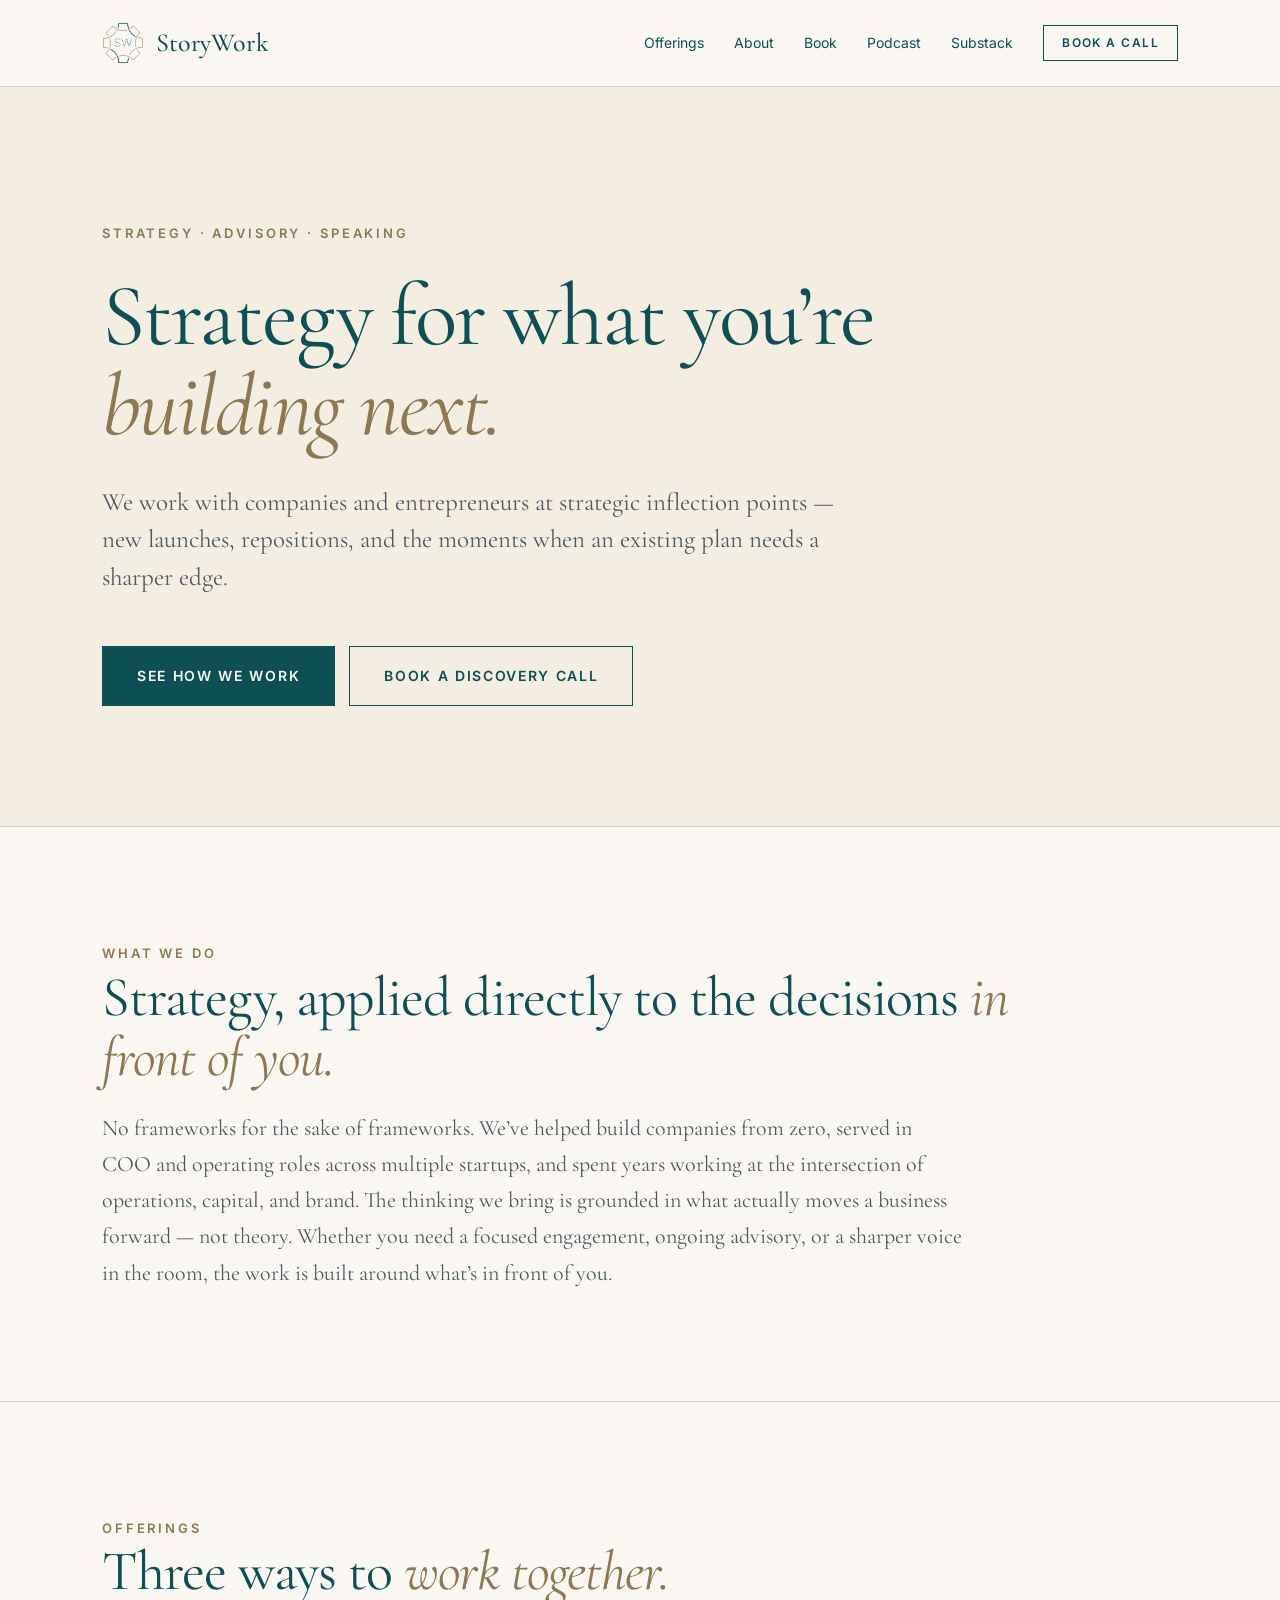
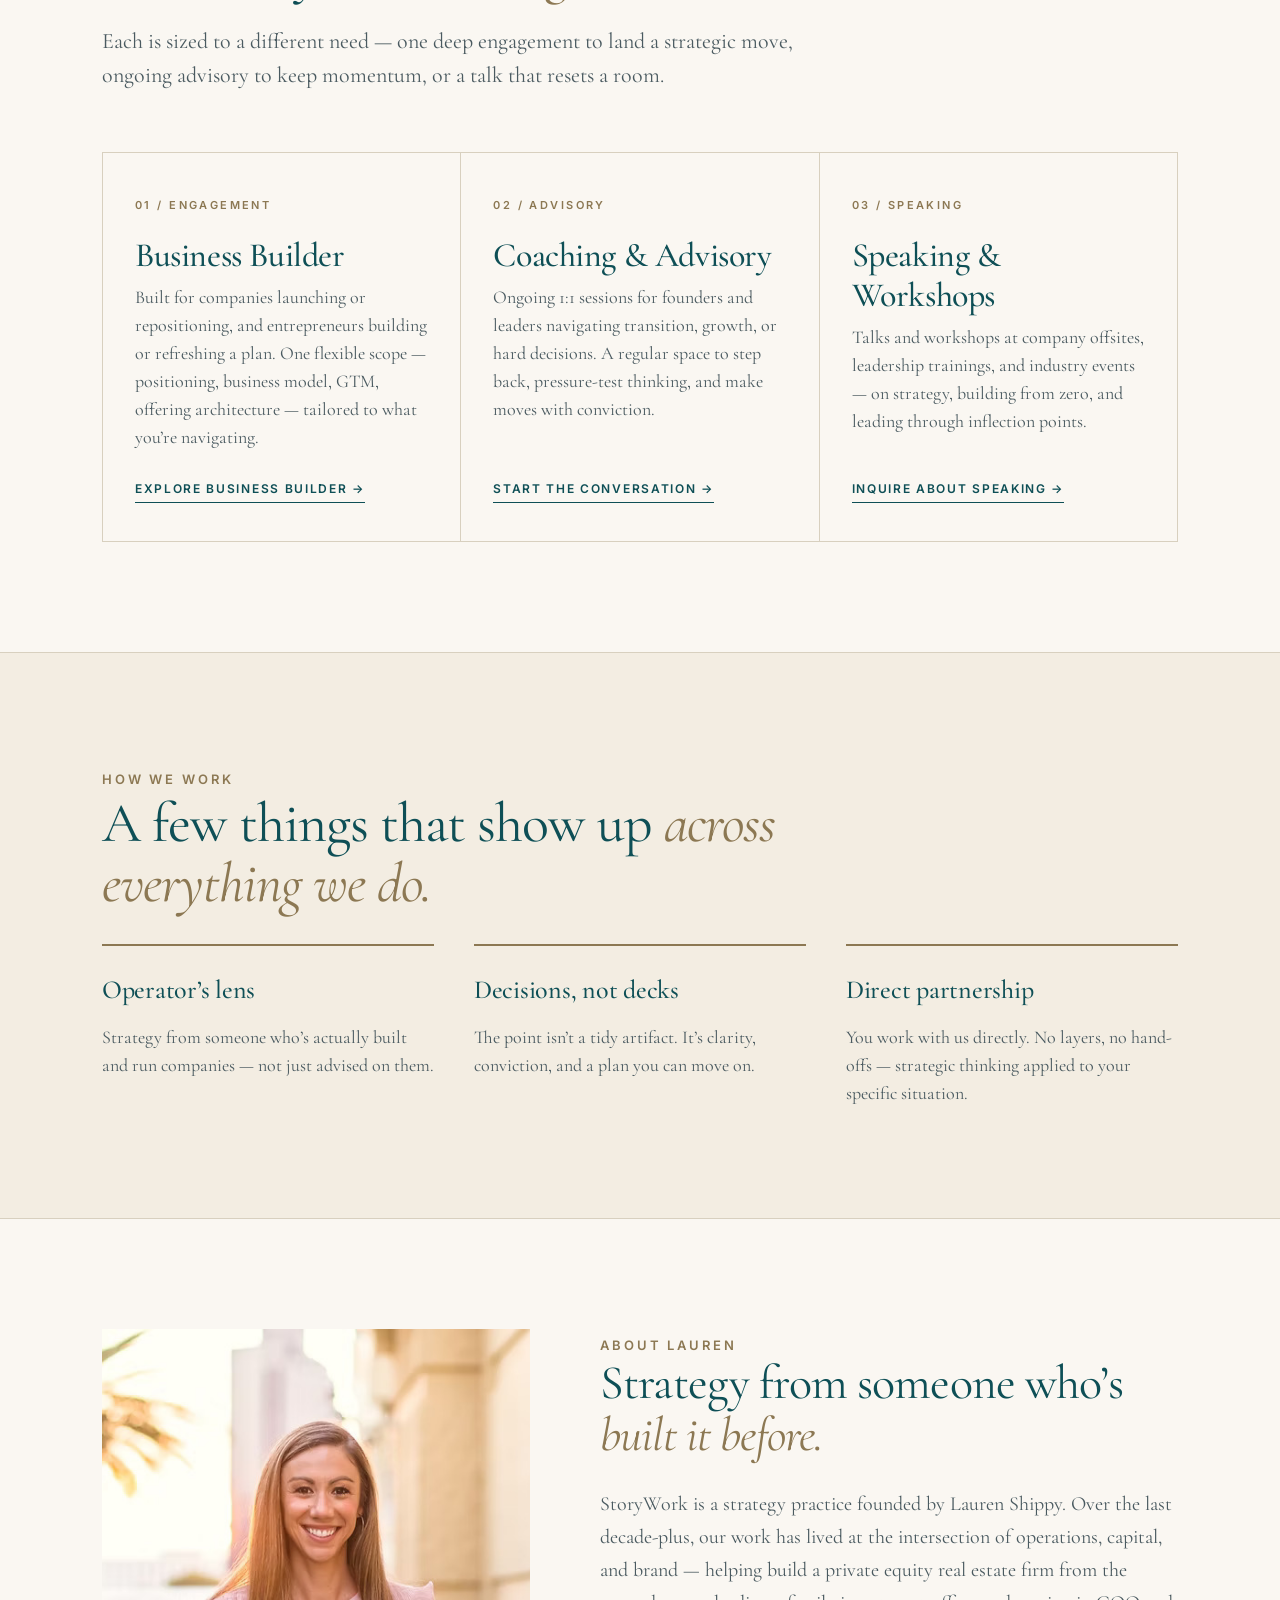
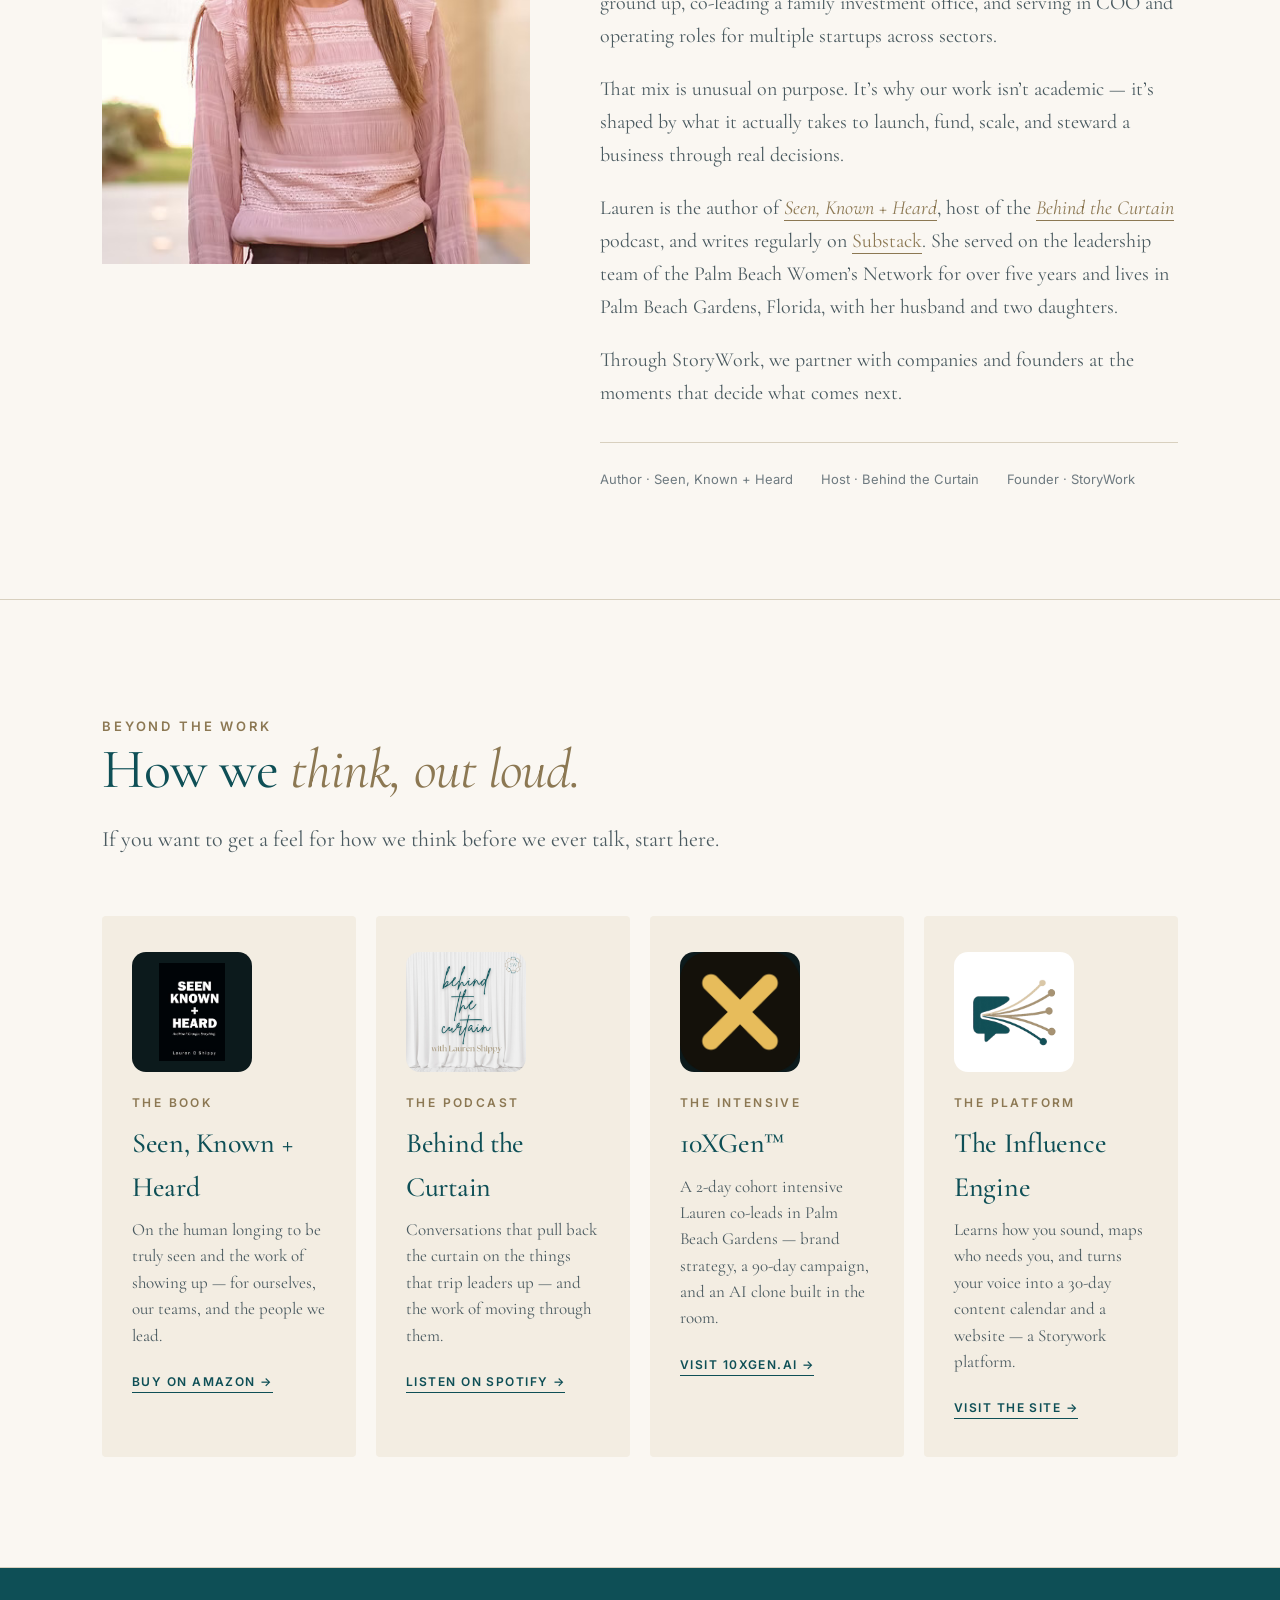
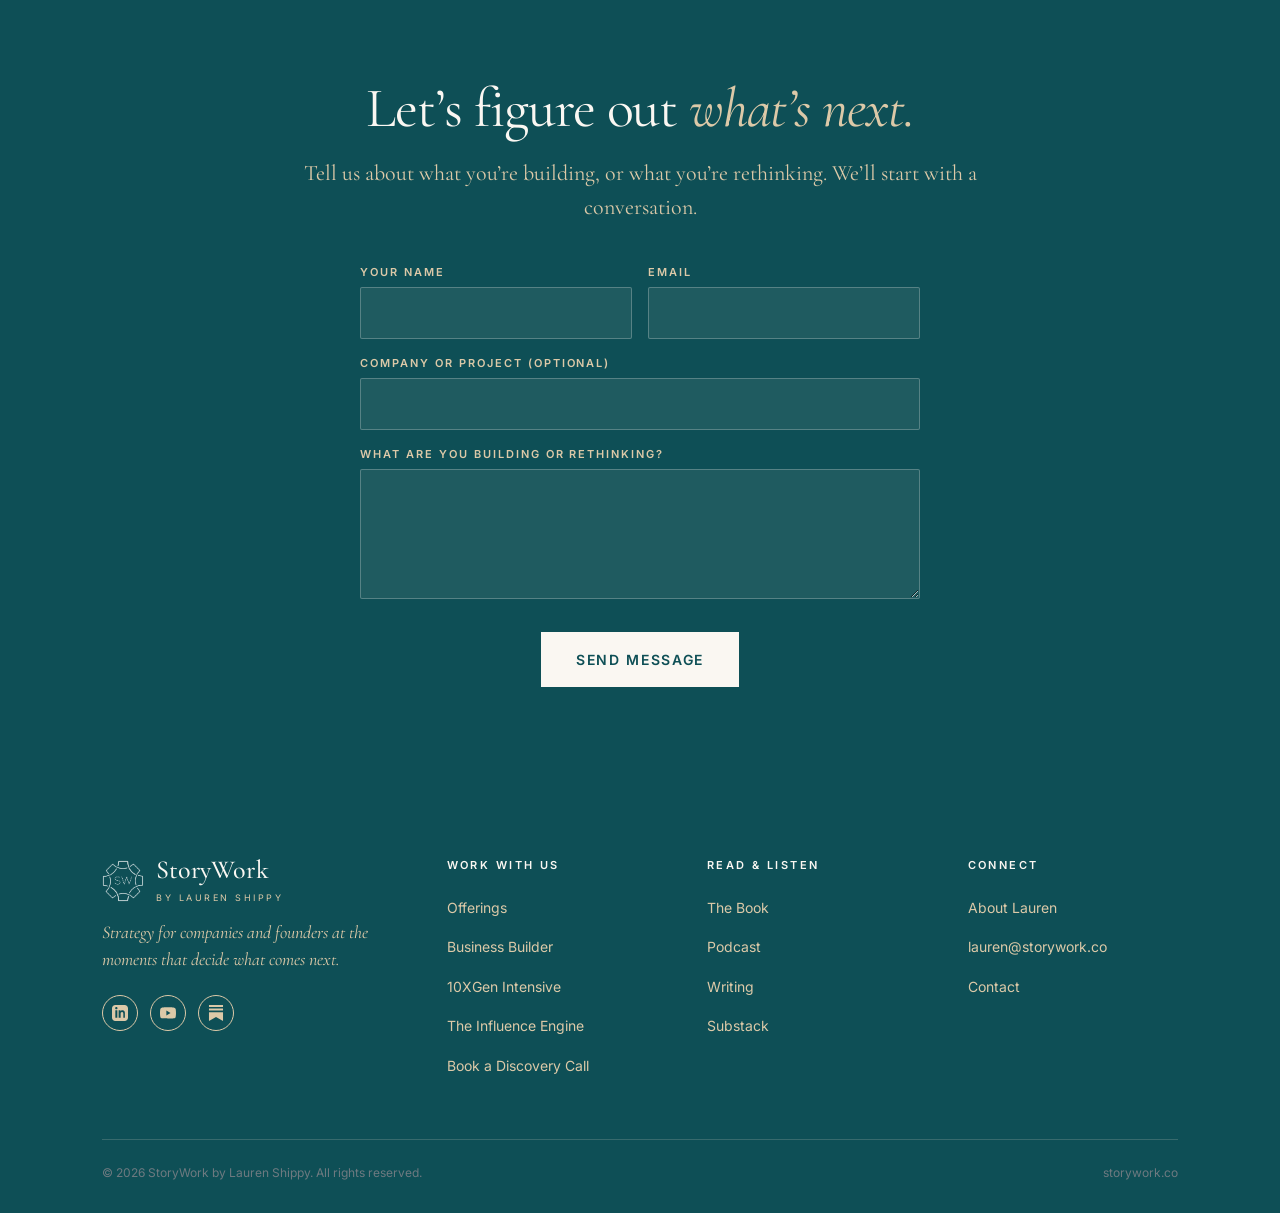
<file: index.html>
<!DOCTYPE html>
<html lang="en">
<head>
  <meta charset="UTF-8">
  <meta name="viewport" content="width=device-width, initial-scale=1.0">

  <!-- ============================================================
       SEO + SOCIAL META
       SWAP NOTE: update og:image once og-image.png is finalized
       ============================================================ -->
  <title>StoryWork — Strategy for companies and founders | Lauren Shippy</title>
  <meta name="description" content="Strategy for companies launching new offerings and entrepreneurs refreshing their plans. From StoryWork founder Lauren Shippy.">
  <meta name="author" content="Lauren Shippy">

  <meta property="og:type" content="website">
  <meta property="og:url" content="https://storywork.co/">
  <meta property="og:title" content="StoryWork — Strategy for what you're building next">
  <meta property="og:description" content="Strategy for companies launching new offerings and entrepreneurs refreshing their plans.">
  <meta property="og:image" content="https://storywork.co/assets/og-image.png">

  <meta name="twitter:card" content="summary_large_image">
  <meta name="twitter:title" content="StoryWork — Strategy for what you're building next">
  <meta name="twitter:description" content="Strategy for companies launching new offerings and entrepreneurs refreshing their plans.">
  <meta name="twitter:image" content="https://storywork.co/assets/og-image.png">

  <link rel="canonical" href="https://storywork.co/">
  <link rel="icon" type="image/png" href="assets/logo.png">

  <!-- Fonts -->
  <link rel="preconnect" href="https://fonts.googleapis.com">
  <link rel="preconnect" href="https://fonts.gstatic.com" crossorigin>
  <link href="https://fonts.googleapis.com/css2?family=Cormorant+Garamond:ital,wght@0,400;0,500;0,600;1,400;1,500&family=Inter:wght@400;500;600&display=swap" rel="stylesheet">

  <!-- Stylesheet -->
  <link rel="stylesheet" href="styles/shared.css">

  <!-- =============================================================
       SCHEMA.ORG STRUCTURED DATA
       JSON-LD for Person, Organization, ProfessionalService,
       LocalBusiness (Palm Beach Gardens), and WebSite.
       Helps Google Knowledge Panel + AI search engines (ChatGPT,
       Perplexity, Google AI Overview) understand and cite the site.
       Test after deploy at: https://search.google.com/test/rich-results
       ============================================================= -->
  <script type="application/ld+json">
  {
    "@context": "https://schema.org",
    "@graph": [
      {
        "@type": "WebSite",
        "@id": "https://storywork.co/#website",
        "url": "https://storywork.co/",
        "name": "StoryWork",
        "publisher": { "@id": "https://storywork.co/#organization" },
        "inLanguage": "en-US"
      },
      {
        "@type": "Organization",
        "@id": "https://storywork.co/#organization",
        "name": "StoryWork",
        "alternateName": "StoryWork by Lauren Shippy",
        "url": "https://storywork.co/",
        "logo": {
          "@type": "ImageObject",
          "url": "https://storywork.co/assets/logo.png"
        },
        "founder": { "@id": "https://storywork.co/#lauren" },
        "sameAs": [
          "https://www.linkedin.com/in/lauren-shippy-42255110/",
          "https://www.youtube.com/channel/UCMJyxD6LETJvv2d91opWy7w",
          "https://laurenshippy.substack.com",
          "https://10xgen.ai",
          "https://www.theinfluenceengine.com"
        ]
      },
      {
        "@type": "Person",
        "@id": "https://storywork.co/#lauren",
        "name": "Lauren Shippy",
        "jobTitle": "Founder & Strategist",
        "url": "https://storywork.co/",
        "image": "https://storywork.co/assets/lauren-portrait.jpg",
        "description": "Strategy advisor for companies and founders at strategic inflection points. Founder of StoryWork, co-leader of the 10XGen 2-day intensive, author of Seen, Known + Heard, and host of the Behind the Curtain podcast.",
        "worksFor": { "@id": "https://storywork.co/#organization" },
        "knowsAbout": [
          "Business Strategy",
          "Go-to-Market Strategy",
          "Positioning",
          "Founder Coaching",
          "Operations",
          "Strategic Advisory"
        ],
        "sameAs": [
          "https://www.linkedin.com/in/lauren-shippy-42255110/",
          "https://laurenshippy.substack.com",
          "https://10xgen.ai",
          "https://www.theinfluenceengine.com"
        ]
      },
      {
        "@type": "ProfessionalService",
        "@id": "https://storywork.co/#service",
        "name": "StoryWork",
        "url": "https://storywork.co/",
        "description": "Strategy for companies launching new offerings and entrepreneurs refreshing their plans.",
        "serviceType": ["Business Strategy Consulting", "Strategic Advisory", "Founder Coaching", "Speaking & Workshops"],
        "areaServed": { "@type": "Country", "name": "United States" },
        "provider": { "@id": "https://storywork.co/#organization" },
        "founder": { "@id": "https://storywork.co/#lauren" }
      },
      {
        "@type": "LocalBusiness",
        "@id": "https://storywork.co/#localbusiness",
        "name": "StoryWork",
        "image": "https://storywork.co/assets/logo.png",
        "url": "https://storywork.co/",
        "email": "lauren@storywork.co",
        "address": {
          "@type": "PostalAddress",
          "addressLocality": "Palm Beach Gardens",
          "addressRegion": "FL",
          "addressCountry": "US"
        },
        "founder": { "@id": "https://storywork.co/#lauren" },
        "priceRange": "$$$"
      },
      {
        "@type": "WebPage",
        "@id": "https://storywork.co/#webpage",
        "url": "https://storywork.co/",
        "name": "StoryWork — Strategy for companies and founders",
        "isPartOf": { "@id": "https://storywork.co/#website" },
        "about": { "@id": "https://storywork.co/#organization" },
        "speakable": {
          "@type": "SpeakableSpecification",
          "cssSelector": [".hero h1", ".hero .lead", ".intro p.body", ".about-text p:first-of-type"]
        }
      }
    ]
  }
  </script>
</head>
<body>

  <!-- =================== NAV =================== -->
  <nav class="top">
    <div class="container">
      <a href="./" class="logo" aria-label="StoryWork home">
        <img src="assets/logo.png" alt="StoryWork" class="logo-svg">
        <span class="logo-words">StoryWork</span>
      </a>
      <button class="nav-hamburger" aria-label="Open menu" aria-expanded="false" aria-controls="mobile-menu">
        <span></span><span></span><span></span>
      </button>
      <div class="nav-links" id="mobile-menu">
        <a href="#offerings">Offerings</a>
        <a href="#about">About</a>
        <a href="https://www.amazon.com/s?k=Seen+Known+Heard+Lauren+Shippy" target="_blank" rel="noopener">Book</a>
        <a href="https://open.spotify.com/show/5H36eg1iB5NGq4dRXY83zo" target="_blank" rel="noopener">Podcast</a>
        <a href="https://laurenshippy.substack.com" target="_blank" rel="noopener">Substack</a>
        <a href="#contact" class="nav-cta">Book a Call</a>
      </div>
    </div>
  </nav>

  <!-- =================== HERO =================== -->
  <section class="hero">
    <div class="container">
      <span class="eyebrow">Strategy &middot; Advisory &middot; Speaking</span>
      <h1>Strategy for what you&rsquo;re <em>building next.</em></h1>
      <p class="lead">We work with companies and entrepreneurs at strategic inflection points &mdash; new launches, repositions, and the moments when an existing plan needs a sharper edge.</p>
      <div class="btn-row">
        <a href="#offerings" class="btn">See how we work</a>
        <a href="#contact" class="btn btn-ghost">Book a discovery call</a>
      </div>
    </div>
  </section>

  <!-- =================== INTRO =================== -->
  <section class="intro">
    <div class="container">
      <span class="eyebrow">What we do</span>
      <h2>Strategy, applied directly to the decisions <em>in front of you.</em></h2>
      <p class="body">No frameworks for the sake of frameworks. We&rsquo;ve helped build companies from zero, served in COO and operating roles across multiple startups, and spent years working at the intersection of operations, capital, and brand. The thinking we bring is grounded in what actually moves a business forward &mdash; not theory. Whether you need a focused engagement, ongoing advisory, or a sharper voice in the room, the work is built around what&rsquo;s in front of you.</p>
    </div>
  </section>

  <!-- =================== OFFERINGS =================== -->
  <section id="offerings">
    <div class="container">
      <span class="eyebrow">Offerings</span>
      <h2>Three ways to <em>work together.</em></h2>
      <p class="section-lead">Each is sized to a different need &mdash; one deep engagement to land a strategic move, ongoing advisory to keep momentum, or a talk that resets a room.</p>

      <div class="offerings-grid">
        <div class="offer">
          <span class="num">01 / Engagement</span>
          <h3>Business Builder</h3>
          <p>Built for companies launching or repositioning, and entrepreneurs building or refreshing a plan. One flexible scope &mdash; positioning, business model, GTM, offering architecture &mdash; tailored to what you&rsquo;re navigating.</p>
          <a href="businessbuilders/" class="offer-link">Explore Business Builder &rarr;</a>
        </div>

        <div class="offer">
          <span class="num">02 / Advisory</span>
          <h3>Coaching &amp; Advisory</h3>
          <p>Ongoing 1:1 sessions for founders and leaders navigating transition, growth, or hard decisions. A regular space to step back, pressure-test thinking, and make moves with conviction.</p>
          <a href="#contact" class="offer-link">Start the conversation &rarr;</a>
        </div>

        <div class="offer">
          <span class="num">03 / Speaking</span>
          <h3>Speaking &amp; Workshops</h3>
          <p>Talks and workshops at company offsites, leadership trainings, and industry events &mdash; on strategy, building from zero, and leading through inflection points.</p>
          <a href="#contact" class="offer-link">Inquire about speaking &rarr;</a>
        </div>
      </div>
    </div>
  </section>

  <!-- =================== APPROACH =================== -->
  <section class="approach">
    <div class="container">
      <span class="eyebrow">How we work</span>
      <h2>A few things that show up <em>across everything we do.</em></h2>
      <div class="approach-grid">
        <div class="approach-item">
          <h4>Operator&rsquo;s lens</h4>
          <p>Strategy from someone who&rsquo;s actually built and run companies &mdash; not just advised on them.</p>
        </div>
        <div class="approach-item">
          <h4>Decisions, not decks</h4>
          <p>The point isn&rsquo;t a tidy artifact. It&rsquo;s clarity, conviction, and a plan you can move on.</p>
        </div>
        <div class="approach-item">
          <h4>Direct partnership</h4>
          <p>You work with us directly. No layers, no hand-offs &mdash; strategic thinking applied to your specific situation.</p>
        </div>
      </div>
    </div>
  </section>

  <!-- =================== ABOUT =================== -->
  <section id="about">
    <div class="container">
      <div class="about-grid">
        <div class="about-photo"><img src="assets/lauren-portrait.jpg" alt="Lauren Shippy" loading="lazy"></div>
        <div class="about-text">
          <span class="eyebrow">About Lauren</span>
          <h2>Strategy from someone who&rsquo;s <em>built it before.</em></h2>
          <p>StoryWork is a strategy practice founded by Lauren Shippy. Over the last decade-plus, our work has lived at the intersection of operations, capital, and brand &mdash; helping build a private equity real estate firm from the ground up, co-leading a family investment office, and serving in COO and operating roles for multiple startups across sectors.</p>
          <p>That mix is unusual on purpose. It&rsquo;s why our work isn&rsquo;t academic &mdash; it&rsquo;s shaped by what it actually takes to launch, fund, scale, and steward a business through real decisions.</p>
          <p>Lauren is the author of <a href="https://www.amazon.com/s?k=Seen+Known+Heard+Lauren+Shippy" target="_blank" rel="noopener" style="color: var(--accent); text-decoration: none; border-bottom: 1px solid var(--accent);"><em>Seen, Known + Heard</em></a>, host of the <a href="https://open.spotify.com/show/5H36eg1iB5NGq4dRXY83zo" target="_blank" rel="noopener" style="color: var(--accent); text-decoration: none; border-bottom: 1px solid var(--accent);"><em>Behind the Curtain</em></a> podcast, and writes regularly on <a href="https://laurenshippy.substack.com" target="_blank" rel="noopener" style="color: var(--accent); text-decoration: none; border-bottom: 1px solid var(--accent);">Substack</a>. She served on the leadership team of the Palm Beach Women&rsquo;s Network for over five years and lives in Palm Beach Gardens, Florida, with her husband and two daughters.</p>
          <p>Through StoryWork, we partner with companies and founders at the moments that decide what comes next.</p>
          <div class="credit-row">
            <span>Author &middot; Seen, Known + Heard</span>
            <span>Host &middot; Behind the Curtain</span>
            <span>Founder &middot; StoryWork</span>
          </div>
        </div>
      </div>
    </div>
  </section>

  <!-- =================== BOOK + PODCAST =================== -->
  <section class="extras" id="book">
    <div class="container">
      <span class="eyebrow">Beyond the work</span>
      <h2>How we <em>think, out loud.</em></h2>
      <p class="section-lead">If you want to get a feel for how we think before we ever talk, start here.</p>

      <div class="extras-grid">
        <!-- SWAP NOTE: replace with direct Amazon product URL when finalized.
             Currently using Amazon search as a safe fallback. -->
        <a class="extra-card" href="https://www.amazon.com/s?k=Seen+Known+Heard+Lauren+Shippy" target="_blank" rel="noopener" aria-label="Buy Seen, Known + Heard on Amazon">
          <div class="extra-thumb book"><img src="assets/book-cover.jpg" alt="Seen, Known + Heard book cover"></div>
          <div>
            <span class="label">The Book</span>
            <h4>Seen, Known + Heard</h4>
            <p>On the human longing to be truly seen and the work of showing up &mdash; for ourselves, our teams, and the people we lead.</p>
            <span class="extra-link">Buy on Amazon &rarr;</span>
          </div>
        </a>

        <a class="extra-card" id="podcast" href="https://open.spotify.com/show/5H36eg1iB5NGq4dRXY83zo" target="_blank" rel="noopener" aria-label="Listen to Behind the Curtain podcast">
          <div class="extra-thumb podcast"><img src="assets/podcast-cover.jpg" alt="Behind the Curtain podcast"></div>
          <div>
            <span class="label">The Podcast</span>
            <h4>Behind the Curtain</h4>
            <p>Conversations that pull back the curtain on the things that trip leaders up &mdash; and the work of moving through them.</p>
            <span class="extra-link">Listen on Spotify &rarr;</span>
          </div>
        </a>

        <a class="extra-card" href="https://10xgen.ai" target="_blank" rel="noopener" aria-label="Learn about the 10XGen 2-day intensive">
          <div class="extra-thumb intensive"><img src="assets/10xgen-icon.png" alt="10XGen"></div>
          <div>
            <span class="label">The Intensive</span>
            <h4>10XGen&trade;</h4>
            <p>A 2-day cohort intensive Lauren co-leads in Palm Beach Gardens &mdash; brand strategy, a 90-day campaign, and an AI clone built in the room.</p>
            <span class="extra-link">Visit 10xgen.ai &rarr;</span>
          </div>
        </a>

        <a class="extra-card" href="https://www.theinfluenceengine.com" target="_blank" rel="noopener" aria-label="Learn about The Influence Engine">
          <div class="extra-thumb engine"><img src="assets/influence-engine-mark.png" alt="The Influence Engine"></div>
          <div>
            <span class="label">The Platform</span>
            <h4>The Influence Engine</h4>
            <p>Learns how you sound, maps who needs you, and turns your voice into a 30-day content calendar and a website &mdash; a Storywork platform.</p>
            <span class="extra-link">Visit the site &rarr;</span>
          </div>
        </a>
      </div>
    </div>
  </section>

  <!-- =================== CTA + CONTACT FORM =================== -->
  <section class="cta" id="contact">
    <div class="container">
      <h2>Let&rsquo;s figure out <em>what&rsquo;s next.</em></h2>
      <p class="section-lead">Tell us about what you&rsquo;re building, or what you&rsquo;re rethinking. We&rsquo;ll start with a conversation.</p>

      <!-- ============================================================
           CONTACT FORM
           SWAP NOTE: replace YOUR_FORM_ID below with the form ID
           you get from formspree.io after creating a form.
           Example: action="https://formspree.io/f/abcd1234"
           ============================================================ -->
      <form class="contact-form"
            action="https://formspree.io/f/mlgakbgk"
            method="POST"
            id="contactForm">
        <div class="form-row">
          <div>
            <label for="name">Your name</label>
            <input type="text" id="name" name="name" required>
          </div>
          <div>
            <label for="email">Email</label>
            <input type="email" id="email" name="email" required>
          </div>
        </div>
        <div>
          <label for="company">Company or project (optional)</label>
          <input type="text" id="company" name="company">
        </div>
        <div>
          <label for="message">What are you building or rethinking?</label>
          <textarea id="message" name="message" required></textarea>
        </div>
        <input type="hidden" name="_subject" value="New inquiry from storywork.co">
        <div class="submit-row">
          <button type="submit" class="btn">Send message</button>
        </div>
      </form>
      <div class="form-success" id="formSuccess">
        Thanks &mdash; your message landed safely. I&rsquo;ll be in touch within a few business days.
      </div>
    </div>
  </section>

  <!-- =================== FOOTER =================== -->
  <footer>
    <div class="container">
      <div class="footer-grid">
        <div class="brand">
          <a href="./" class="logo footer-logo" aria-label="StoryWork home">
            <img src="assets/logo.png" alt="StoryWork" class="logo-svg">
            <span>
              <span class="logo-words">StoryWork</span>
              <span class="logo-sub">By Lauren Shippy</span>
            </span>
          </a>
          <p>Strategy for companies and founders at the moments that decide what comes next.</p>
          <div class="socials">
            <a href="https://www.linkedin.com/in/lauren-shippy-42255110/" aria-label="LinkedIn" target="_blank" rel="noopener">
              <svg viewBox="0 0 24 24"><path d="M19 0h-14c-2.76 0-5 2.24-5 5v14c0 2.76 2.24 5 5 5h14c2.76 0 5-2.24 5-5v-14c0-2.76-2.24-5-5-5zm-11 19h-3v-11h3v11zm-1.5-12.5c-.97 0-1.75-.78-1.75-1.75s.78-1.75 1.75-1.75 1.75.78 1.75 1.75-.78 1.75-1.75 1.75zm13.5 12.5h-3v-5.6c0-1.34-.03-3.06-1.87-3.06-1.87 0-2.16 1.46-2.16 2.96v5.7h-3v-11h2.88v1.5h.04c.4-.76 1.38-1.56 2.84-1.56 3.04 0 3.6 2 3.6 4.6v6.46z"/></svg>
            </a>
<a href="https://www.youtube.com/channel/UCMJyxD6LETJvv2d91opWy7w" aria-label="YouTube" target="_blank" rel="noopener">
              <svg viewBox="0 0 24 24"><path d="M23.498 6.186a3.016 3.016 0 0 0-2.122-2.136C19.505 3.545 12 3.545 12 3.545s-7.505 0-9.377.505A3.017 3.017 0 0 0 .502 6.186C0 8.07 0 12 0 12s0 3.93.502 5.814a3.016 3.016 0 0 0 2.122 2.136c1.871.505 9.376.505 9.376.505s7.505 0 9.377-.505a3.015 3.015 0 0 0 2.122-2.136C24 15.93 24 12 24 12s0-3.93-.502-5.814zM9.545 15.568V8.432L15.818 12l-6.273 3.568z"/></svg>
            </a>
            <a href="https://laurenshippy.substack.com" aria-label="Substack" target="_blank" rel="noopener">
              <svg viewBox="0 0 24 24"><path d="M22.539 8.242H1.46V5.406h21.08v2.836zM1.46 10.812V24L12 18.11 22.54 24V10.812H1.46zM22.54 0H1.46v2.836h21.08V0z"/></svg>
            </a>
          </div>
        </div>

        <div>
          <h5>Work With Us</h5>
          <ul>
            <li><a href="#offerings">Offerings</a></li>
            <li><a href="businessbuilders/">Business Builder</a></li>
            <li><a href="https://10xgen.ai" target="_blank" rel="noopener">10XGen Intensive</a></li>
            <li><a href="https://www.theinfluenceengine.com" target="_blank" rel="noopener">The Influence Engine</a></li>
            <li><a href="#contact">Book a Discovery Call</a></li>
          </ul>
        </div>

        <div>
          <h5>Read &amp; Listen</h5>
          <ul>
            <li><a href="https://www.amazon.com/s?k=Seen+Known+Heard+Lauren+Shippy" target="_blank" rel="noopener">The Book</a></li>
            <li><a href="https://open.spotify.com/show/5H36eg1iB5NGq4dRXY83zo" target="_blank" rel="noopener">Podcast</a></li>
            <li><a href="writing/">Writing</a></li>
            <li><a href="https://laurenshippy.substack.com" target="_blank" rel="noopener">Substack</a></li>
          </ul>
        </div>

        <div>
          <h5>Connect</h5>
          <ul>
            <li><a href="#about">About Lauren</a></li>
            <li><a href="mailto:lauren@storywork.co">lauren@storywork.co</a></li>
            <li><a href="#contact">Contact</a></li>
          </ul>
        </div>
      </div>

      <div class="copyright">
        <span>&copy; <span id="year"></span> StoryWork by Lauren Shippy. All rights reserved.</span>
        <span>storywork.co</span>
      </div>
    </div>
  </footer>

  <script>
    // Auto-update copyright year
    document.getElementById('year').textContent = new Date().getFullYear();

    // Mobile hamburger menu toggle
    (function() {
      const btn = document.querySelector('.nav-hamburger');
      const menu = document.getElementById('mobile-menu');
      if (!btn || !menu) return;
      function setOpen(open) {
        btn.classList.toggle('open', open);
        menu.classList.toggle('open', open);
        btn.setAttribute('aria-expanded', open ? 'true' : 'false');
        btn.setAttribute('aria-label', open ? 'Close menu' : 'Open menu');
        document.body.style.overflow = open ? 'hidden' : '';
      }
      btn.addEventListener('click', function() { setOpen(!menu.classList.contains('open')); });
      menu.querySelectorAll('a').forEach(function(a) { a.addEventListener('click', function() { setOpen(false); }); });
      document.addEventListener('keydown', function(e) { if (e.key === 'Escape' && menu.classList.contains('open')) setOpen(false); });
    })();

    // Contact form: handle Formspree submission with success message
    const form = document.getElementById('contactForm');
    const success = document.getElementById('formSuccess');
    if (form) {
      form.addEventListener('submit', async function (e) {
        e.preventDefault();
        const data = new FormData(form);
        try {
          const response = await fetch(form.action, {
            method: 'POST',
            body: data,
            headers: { 'Accept': 'application/json' }
          });
          if (response.ok) {
            form.style.display = 'none';
            success.classList.add('active');
          } else {
            alert('Something went wrong sending your message. Please email lauren@storywork.co directly.');
          }
        } catch (err) {
          alert('Something went wrong sending your message. Please email lauren@storywork.co directly.');
        }
      });
    }
  </script>

</body>
</html>
</file>
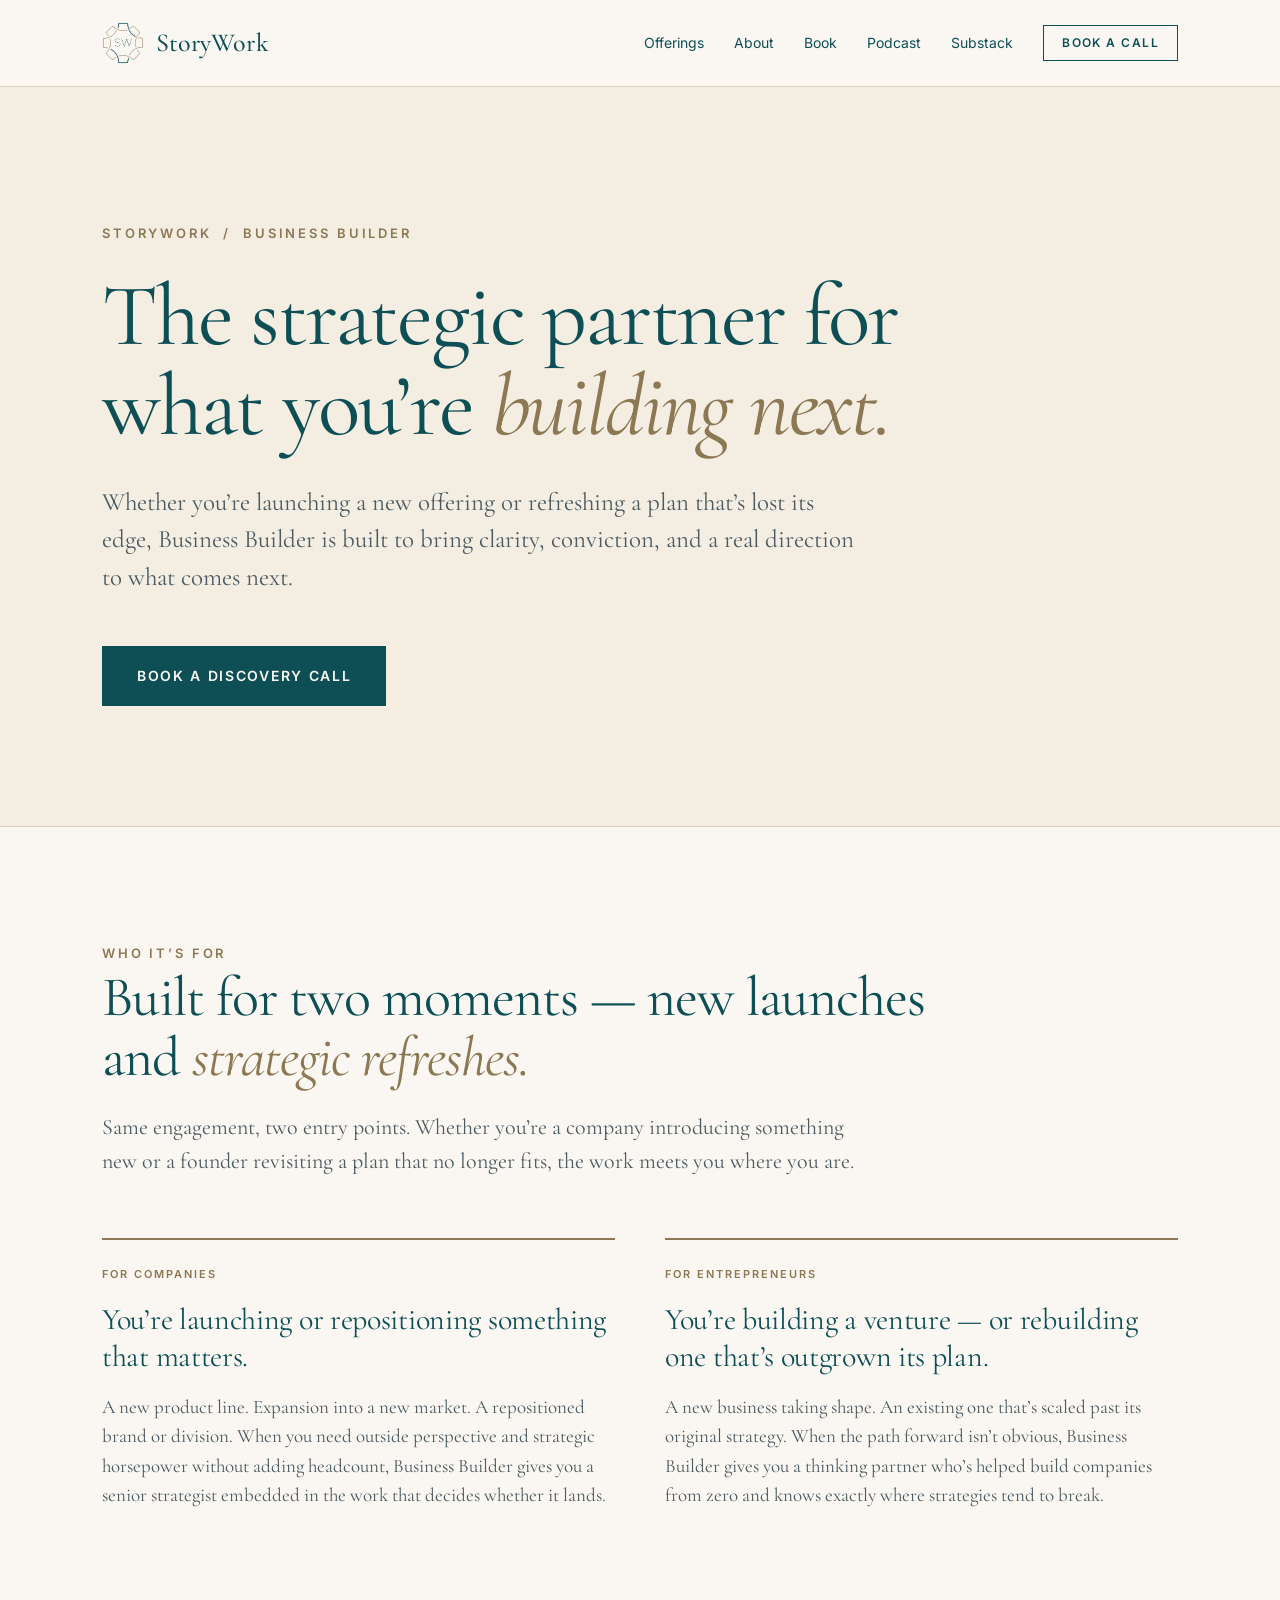
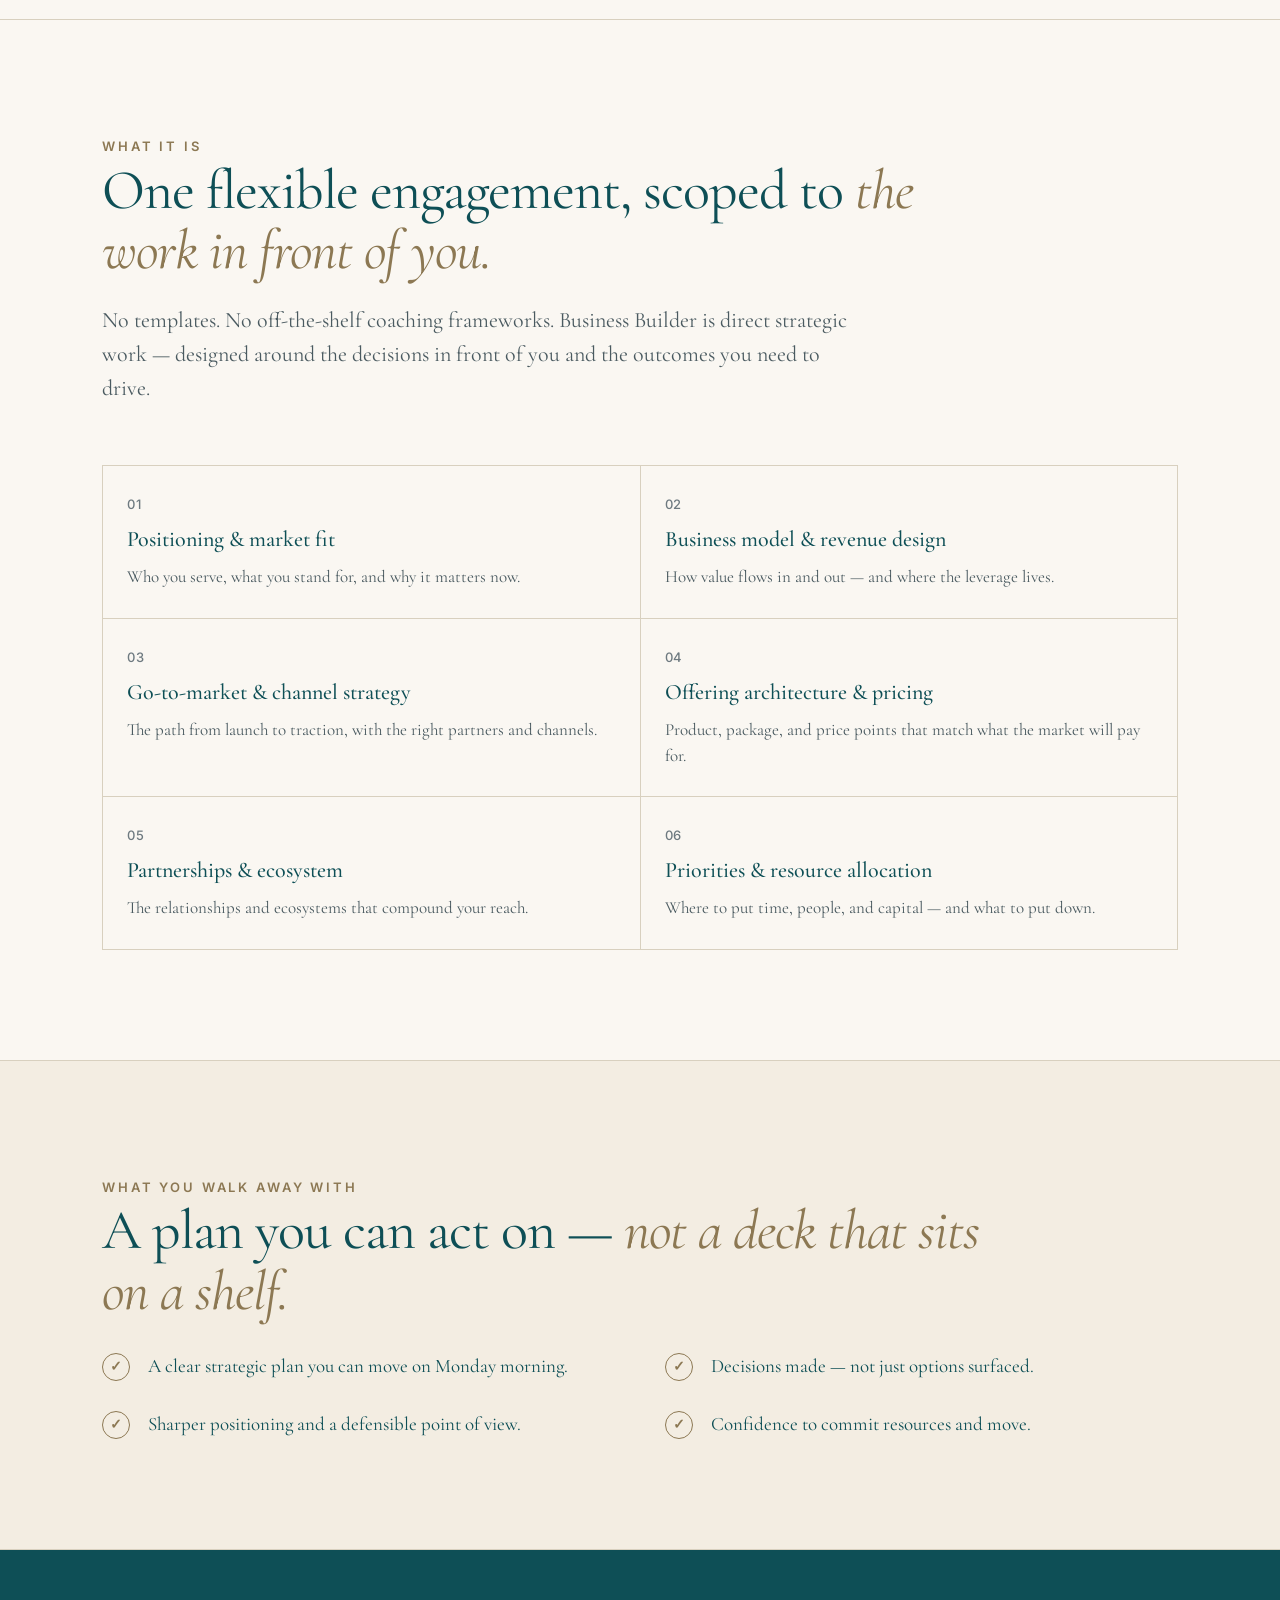
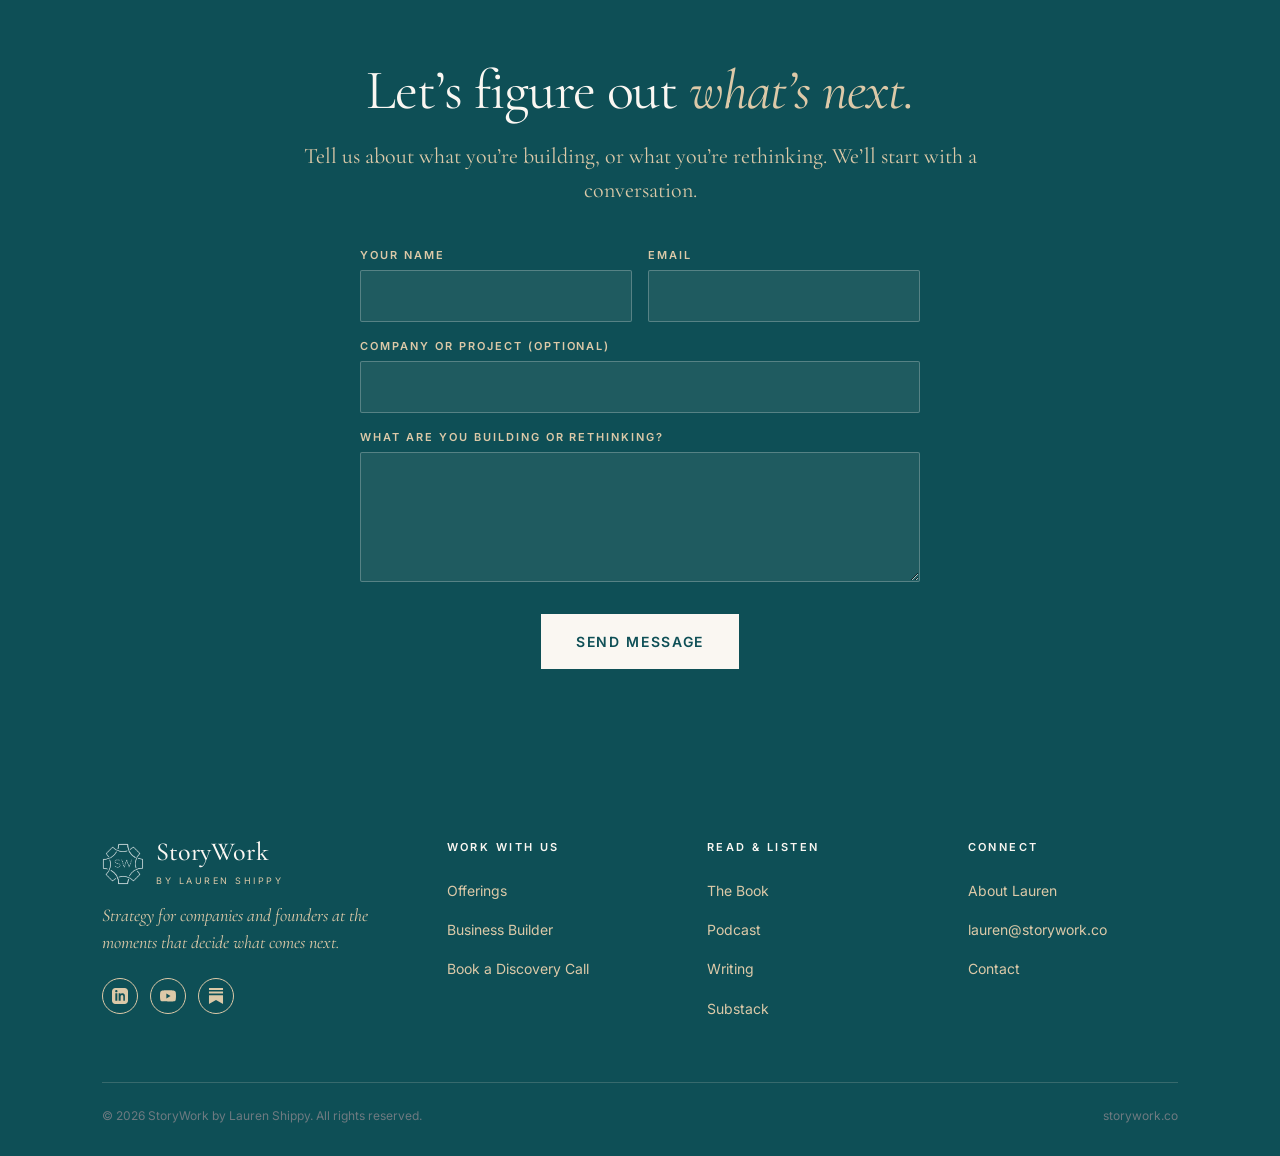
<file: businessbuilders/index.html>
<!DOCTYPE html>
<html lang="en">
<head>
  <meta charset="UTF-8">
  <meta name="viewport" content="width=device-width, initial-scale=1.0">

  <title>Business Builder — Strategy for companies and founders | StoryWork</title>
  <meta name="description" content="A focused strategy engagement for companies launching new offerings and entrepreneurs refreshing their plans. From StoryWork.">
  <meta name="author" content="Lauren Shippy">

  <meta property="og:type" content="website">
  <meta property="og:url" content="https://storywork.co/businessbuilders">
  <meta property="og:title" content="Business Builder — StoryWork">
  <meta property="og:description" content="A focused strategy engagement for companies launching new offerings and entrepreneurs refreshing their plans.">
  <meta property="og:image" content="https://storywork.co/assets/og-image.png">

  <meta name="twitter:card" content="summary_large_image">
  <meta name="twitter:title" content="Business Builder — StoryWork">
  <meta name="twitter:description" content="A focused strategy engagement for companies launching new offerings and entrepreneurs refreshing their plans.">
  <meta name="twitter:image" content="https://storywork.co/assets/og-image.png">

  <link rel="canonical" href="https://storywork.co/businessbuilders">
  <link rel="icon" type="image/png" href="../assets/logo.png">

  <link rel="preconnect" href="https://fonts.googleapis.com">
  <link rel="preconnect" href="https://fonts.gstatic.com" crossorigin>
  <link href="https://fonts.googleapis.com/css2?family=Cormorant+Garamond:ital,wght@0,400;0,500;0,600;1,400;1,500&family=Inter:wght@400;500;600&display=swap" rel="stylesheet">

  <link rel="stylesheet" href="../styles/shared.css">

  <!-- =============================================================
       SCHEMA.ORG STRUCTURED DATA
       Service, FAQ, Breadcrumb. The FAQ block in particular is what
       answer engines (ChatGPT, Perplexity, Google AI Overview) cite
       when someone asks "what is Business Builder" or "find me a
       strategy consultant for founders."
       ============================================================= -->
  <script type="application/ld+json">
  {
    "@context": "https://schema.org",
    "@graph": [
      {
        "@type": "Service",
        "@id": "https://storywork.co/businessbuilders#service",
        "name": "Business Builder",
        "url": "https://storywork.co/businessbuilders",
        "description": "A focused strategy engagement for companies launching new offerings and entrepreneurs refreshing existing plans. One flexible scope tailored to what you're navigating — positioning, business model, GTM, offering architecture, partnerships, and resource allocation.",
        "serviceType": "Business Strategy Consulting",
        "provider": {
          "@type": "Organization",
          "name": "StoryWork",
          "url": "https://storywork.co/"
        },
        "areaServed": { "@type": "Country", "name": "United States" },
        "audience": {
          "@type": "BusinessAudience",
          "audienceType": "Companies launching or repositioning, entrepreneurs building or refreshing strategy"
        }
      },
      {
        "@type": "FAQPage",
        "mainEntity": [
          {
            "@type": "Question",
            "name": "Who is Business Builder for?",
            "acceptedAnswer": {
              "@type": "Answer",
              "text": "Business Builder is for two groups: companies launching a new offering or repositioning an existing brand, and entrepreneurs building a new venture or refreshing a plan that no longer fits."
            }
          },
          {
            "@type": "Question",
            "name": "What does the engagement cover?",
            "acceptedAnswer": {
              "@type": "Answer",
              "text": "Business Builder is one flexible engagement scoped to what you're navigating. Common areas of focus include positioning and market fit, business model and revenue design, go-to-market and channel strategy, offering architecture and pricing, partnerships and ecosystem strategy, and resource allocation."
            }
          },
          {
            "@type": "Question",
            "name": "How is this different from a coaching program?",
            "acceptedAnswer": {
              "@type": "Answer",
              "text": "Business Builder is direct strategic work. No templates, no off-the-shelf coaching frameworks, no fixed curriculum. The engagement is designed around the decisions in front of you and the outcomes you need to drive."
            }
          },
          {
            "@type": "Question",
            "name": "What do I walk away with?",
            "acceptedAnswer": {
              "@type": "Answer",
              "text": "A clear strategic plan you can act on, decisions made (not just options surfaced), sharper positioning and a defensible point of view, and the confidence to commit resources and move."
            }
          },
          {
            "@type": "Question",
            "name": "Who is Lauren Shippy?",
            "acceptedAnswer": {
              "@type": "Answer",
              "text": "Lauren Shippy is the founder of StoryWork. She has helped build a private equity real estate firm from the ground up, co-led a family investment office, and served as COO for multiple startups across sectors. She is the author of Seen, Known + Heard and host of the Behind the Curtain podcast."
            }
          }
        ]
      },
      {
        "@type": "BreadcrumbList",
        "itemListElement": [
          { "@type": "ListItem", "position": 1, "name": "Home", "item": "https://storywork.co/" },
          { "@type": "ListItem", "position": 2, "name": "Business Builder", "item": "https://storywork.co/businessbuilders" }
        ]
      },
      {
        "@type": "WebPage",
        "@id": "https://storywork.co/businessbuilders#webpage",
        "url": "https://storywork.co/businessbuilders",
        "name": "Business Builder — Strategy for companies and founders",
        "speakable": {
          "@type": "SpeakableSpecification",
          "cssSelector": [".hero h1", ".hero .lead", ".who-card h3", ".outcome p"]
        }
      }
    ]
  }
  </script>
</head>
<body>

  <!-- =================== NAV =================== -->
  <nav class="top">
    <div class="container">
      <a href="../" class="logo" aria-label="StoryWork home">
        <img src="../assets/logo.png" alt="StoryWork" class="logo-svg">
        <span class="logo-words">StoryWork</span>
      </a>
      <button class="nav-hamburger" aria-label="Open menu" aria-expanded="false" aria-controls="mobile-menu">
        <span></span><span></span><span></span>
      </button>
      <div class="nav-links" id="mobile-menu">
        <a href="../#offerings">Offerings</a>
        <a href="../#about">About</a>
        <a href="https://www.amazon.com/s?k=Seen+Known+Heard+Lauren+Shippy" target="_blank" rel="noopener">Book</a>
        <a href="https://open.spotify.com/show/5H36eg1iB5NGq4dRXY83zo" target="_blank" rel="noopener">Podcast</a>
        <a href="https://laurenshippy.substack.com" target="_blank" rel="noopener">Substack</a>
        <a href="#contact" class="nav-cta">Book a Call</a>
      </div>
    </div>
  </nav>

  <!-- =================== HERO =================== -->
  <section class="hero">
    <div class="container">
      <span class="eyebrow">StoryWork &nbsp;/&nbsp; Business Builder</span>
      <h1>The strategic partner for what you&rsquo;re <em>building next.</em></h1>
      <p class="lead">Whether you&rsquo;re launching a new offering or refreshing a plan that&rsquo;s lost its edge, Business Builder is built to bring clarity, conviction, and a real direction to what comes next.</p>
      <a href="#contact" class="btn">Book a discovery call</a>
    </div>
  </section>

  <!-- =================== WHO IT'S FOR =================== -->
  <section>
    <div class="container">
      <span class="eyebrow">Who it&rsquo;s for</span>
      <h2>Built for two moments &mdash; new launches and <em>strategic refreshes.</em></h2>
      <p class="section-lead">Same engagement, two entry points. Whether you&rsquo;re a company introducing something new or a founder revisiting a plan that no longer fits, the work meets you where you are.</p>

      <div class="who-grid">
        <div class="who-card">
          <span class="tag">For Companies</span>
          <h3>You&rsquo;re launching or repositioning something that matters.</h3>
          <p>A new product line. Expansion into a new market. A repositioned brand or division. When you need outside perspective and strategic horsepower without adding headcount, Business Builder gives you a senior strategist embedded in the work that decides whether it lands.</p>
        </div>

        <div class="who-card">
          <span class="tag">For Entrepreneurs</span>
          <h3>You&rsquo;re building a venture &mdash; or rebuilding one that&rsquo;s outgrown its plan.</h3>
          <p>A new business taking shape. An existing one that&rsquo;s scaled past its original strategy. When the path forward isn&rsquo;t obvious, Business Builder gives you a thinking partner who&rsquo;s helped build companies from zero and knows exactly where strategies tend to break.</p>
        </div>
      </div>
    </div>
  </section>

  <!-- =================== WHAT IT IS =================== -->
  <section>
    <div class="container">
      <span class="eyebrow">What it is</span>
      <h2>One flexible engagement, scoped to <em>the work in front of you.</em></h2>
      <p class="section-lead">No templates. No off-the-shelf coaching frameworks. Business Builder is direct strategic work &mdash; designed around the decisions in front of you and the outcomes you need to drive.</p>

      <div class="scope-grid">
        <div class="scope-item">
          <span class="num">01</span>
          <h4>Positioning &amp; market fit</h4>
          <p>Who you serve, what you stand for, and why it matters now.</p>
        </div>
        <div class="scope-item">
          <span class="num">02</span>
          <h4>Business model &amp; revenue design</h4>
          <p>How value flows in and out &mdash; and where the leverage lives.</p>
        </div>
        <div class="scope-item">
          <span class="num">03</span>
          <h4>Go-to-market &amp; channel strategy</h4>
          <p>The path from launch to traction, with the right partners and channels.</p>
        </div>
        <div class="scope-item">
          <span class="num">04</span>
          <h4>Offering architecture &amp; pricing</h4>
          <p>Product, package, and price points that match what the market will pay for.</p>
        </div>
        <div class="scope-item">
          <span class="num">05</span>
          <h4>Partnerships &amp; ecosystem</h4>
          <p>The relationships and ecosystems that compound your reach.</p>
        </div>
        <div class="scope-item">
          <span class="num">06</span>
          <h4>Priorities &amp; resource allocation</h4>
          <p>Where to put time, people, and capital &mdash; and what to put down.</p>
        </div>
      </div>
    </div>
  </section>

  <!-- =================== OUTCOMES =================== -->
  <section class="outcomes">
    <div class="container">
      <span class="eyebrow">What you walk away with</span>
      <h2>A plan you can act on &mdash; <em>not a deck that sits on a shelf.</em></h2>

      <div class="outcome-list">
        <div class="outcome">
          <div class="check">&#10003;</div>
          <p>A clear strategic plan you can move on Monday morning.</p>
        </div>
        <div class="outcome">
          <div class="check">&#10003;</div>
          <p>Decisions made &mdash; not just options surfaced.</p>
        </div>
        <div class="outcome">
          <div class="check">&#10003;</div>
          <p>Sharper positioning and a defensible point of view.</p>
        </div>
        <div class="outcome">
          <div class="check">&#10003;</div>
          <p>Confidence to commit resources and move.</p>
        </div>
      </div>
    </div>
  </section>

  <!-- About section removed per design feedback — full bio lives on homepage. -->

  <!-- =================== CTA + CONTACT FORM =================== -->
  <section class="cta" id="contact">
    <div class="container">
      <h2>Let&rsquo;s figure out <em>what&rsquo;s next.</em></h2>
      <p class="section-lead">Tell us about what you&rsquo;re building, or what you&rsquo;re rethinking. We&rsquo;ll start with a conversation.</p>

      <form class="contact-form"
            action="https://formspree.io/f/mlgakbgk"
            method="POST"
            id="contactForm">
        <div class="form-row">
          <div>
            <label for="name">Your name</label>
            <input type="text" id="name" name="name" required>
          </div>
          <div>
            <label for="email">Email</label>
            <input type="email" id="email" name="email" required>
          </div>
        </div>
        <div>
          <label for="company">Company or project (optional)</label>
          <input type="text" id="company" name="company">
        </div>
        <div>
          <label for="message">What are you building or rethinking?</label>
          <textarea id="message" name="message" required></textarea>
        </div>
        <input type="hidden" name="_subject" value="New Business Builder inquiry from storywork.co">
        <input type="hidden" name="_source" value="businessbuilders">
        <div class="submit-row">
          <button type="submit" class="btn">Send message</button>
        </div>
      </form>
      <div class="form-success" id="formSuccess">
        Thanks &mdash; your message landed safely. I&rsquo;ll be in touch within a few business days.
      </div>
    </div>
  </section>

  <!-- =================== FOOTER =================== -->
  <footer>
    <div class="container">
      <div class="footer-grid">
        <div class="brand">
          <a href="../" class="logo footer-logo" aria-label="StoryWork home">
            <img src="../assets/logo.png" alt="StoryWork" class="logo-svg">
            <span>
              <span class="logo-words">StoryWork</span>
              <span class="logo-sub">By Lauren Shippy</span>
            </span>
          </a>
          <p>Strategy for companies and founders at the moments that decide what comes next.</p>
          <div class="socials">
            <a href="https://www.linkedin.com/in/lauren-shippy-42255110/" aria-label="LinkedIn" target="_blank" rel="noopener">
              <svg viewBox="0 0 24 24"><path d="M19 0h-14c-2.76 0-5 2.24-5 5v14c0 2.76 2.24 5 5 5h14c2.76 0 5-2.24 5-5v-14c0-2.76-2.24-5-5-5zm-11 19h-3v-11h3v11zm-1.5-12.5c-.97 0-1.75-.78-1.75-1.75s.78-1.75 1.75-1.75 1.75.78 1.75 1.75-.78 1.75-1.75 1.75zm13.5 12.5h-3v-5.6c0-1.34-.03-3.06-1.87-3.06-1.87 0-2.16 1.46-2.16 2.96v5.7h-3v-11h2.88v1.5h.04c.4-.76 1.38-1.56 2.84-1.56 3.04 0 3.6 2 3.6 4.6v6.46z"/></svg>
            </a>
<a href="https://www.youtube.com/channel/UCMJyxD6LETJvv2d91opWy7w" aria-label="YouTube" target="_blank" rel="noopener">
              <svg viewBox="0 0 24 24"><path d="M23.498 6.186a3.016 3.016 0 0 0-2.122-2.136C19.505 3.545 12 3.545 12 3.545s-7.505 0-9.377.505A3.017 3.017 0 0 0 .502 6.186C0 8.07 0 12 0 12s0 3.93.502 5.814a3.016 3.016 0 0 0 2.122 2.136c1.871.505 9.376.505 9.376.505s7.505 0 9.377-.505a3.015 3.015 0 0 0 2.122-2.136C24 15.93 24 12 24 12s0-3.93-.502-5.814zM9.545 15.568V8.432L15.818 12l-6.273 3.568z"/></svg>
            </a>
            <a href="https://laurenshippy.substack.com" aria-label="Substack" target="_blank" rel="noopener">
              <svg viewBox="0 0 24 24"><path d="M22.539 8.242H1.46V5.406h21.08v2.836zM1.46 10.812V24L12 18.11 22.54 24V10.812H1.46zM22.54 0H1.46v2.836h21.08V0z"/></svg>
            </a>
          </div>
        </div>

        <div>
          <h5>Work With Us</h5>
          <ul>
            <li><a href="../#offerings">Offerings</a></li>
            <li><a href="./">Business Builder</a></li>
            <li><a href="#contact">Book a Discovery Call</a></li>
          </ul>
        </div>

        <div>
          <h5>Read &amp; Listen</h5>
          <ul>
            <li><a href="https://www.amazon.com/s?k=Seen+Known+Heard+Lauren+Shippy" target="_blank" rel="noopener">The Book</a></li>
            <li><a href="https://open.spotify.com/show/5H36eg1iB5NGq4dRXY83zo" target="_blank" rel="noopener">Podcast</a></li>
            <li><a href="../writing/">Writing</a></li>
            <li><a href="https://laurenshippy.substack.com" target="_blank" rel="noopener">Substack</a></li>
          </ul>
        </div>

        <div>
          <h5>Connect</h5>
          <ul>
            <li><a href="../#about">About Lauren</a></li>
            <li><a href="mailto:lauren@storywork.co">lauren@storywork.co</a></li>
            <li><a href="#contact">Contact</a></li>
          </ul>
        </div>
      </div>

      <div class="copyright">
        <span>&copy; <span id="year"></span> StoryWork by Lauren Shippy. All rights reserved.</span>
        <span>storywork.co</span>
      </div>
    </div>
  </footer>

  <script>
    document.getElementById('year').textContent = new Date().getFullYear();
    (function() {
      const btn = document.querySelector('.nav-hamburger');
      const menu = document.getElementById('mobile-menu');
      if (!btn || !menu) return;
      function setOpen(open) {
        btn.classList.toggle('open', open);
        menu.classList.toggle('open', open);
        btn.setAttribute('aria-expanded', open ? 'true' : 'false');
        document.body.style.overflow = open ? 'hidden' : '';
      }
      btn.addEventListener('click', function() { setOpen(!menu.classList.contains('open')); });
      menu.querySelectorAll('a').forEach(function(a) { a.addEventListener('click', function() { setOpen(false); }); });
      document.addEventListener('keydown', function(e) { if (e.key === 'Escape' && menu.classList.contains('open')) setOpen(false); });
    })();
    const form = document.getElementById('contactForm');
    const success = document.getElementById('formSuccess');
    if (form) {
      form.addEventListener('submit', async function (e) {
        e.preventDefault();
        const data = new FormData(form);
        try {
          const response = await fetch(form.action, {
            method: 'POST',
            body: data,
            headers: { 'Accept': 'application/json' }
          });
          if (response.ok) {
            form.style.display = 'none';
            success.classList.add('active');
          } else {
            alert('Something went wrong sending your message. Please email lauren@storywork.co directly.');
          }
        } catch (err) {
          alert('Something went wrong sending your message. Please email lauren@storywork.co directly.');
        }
      });
    }
  </script>
</body>
</html>
</file>
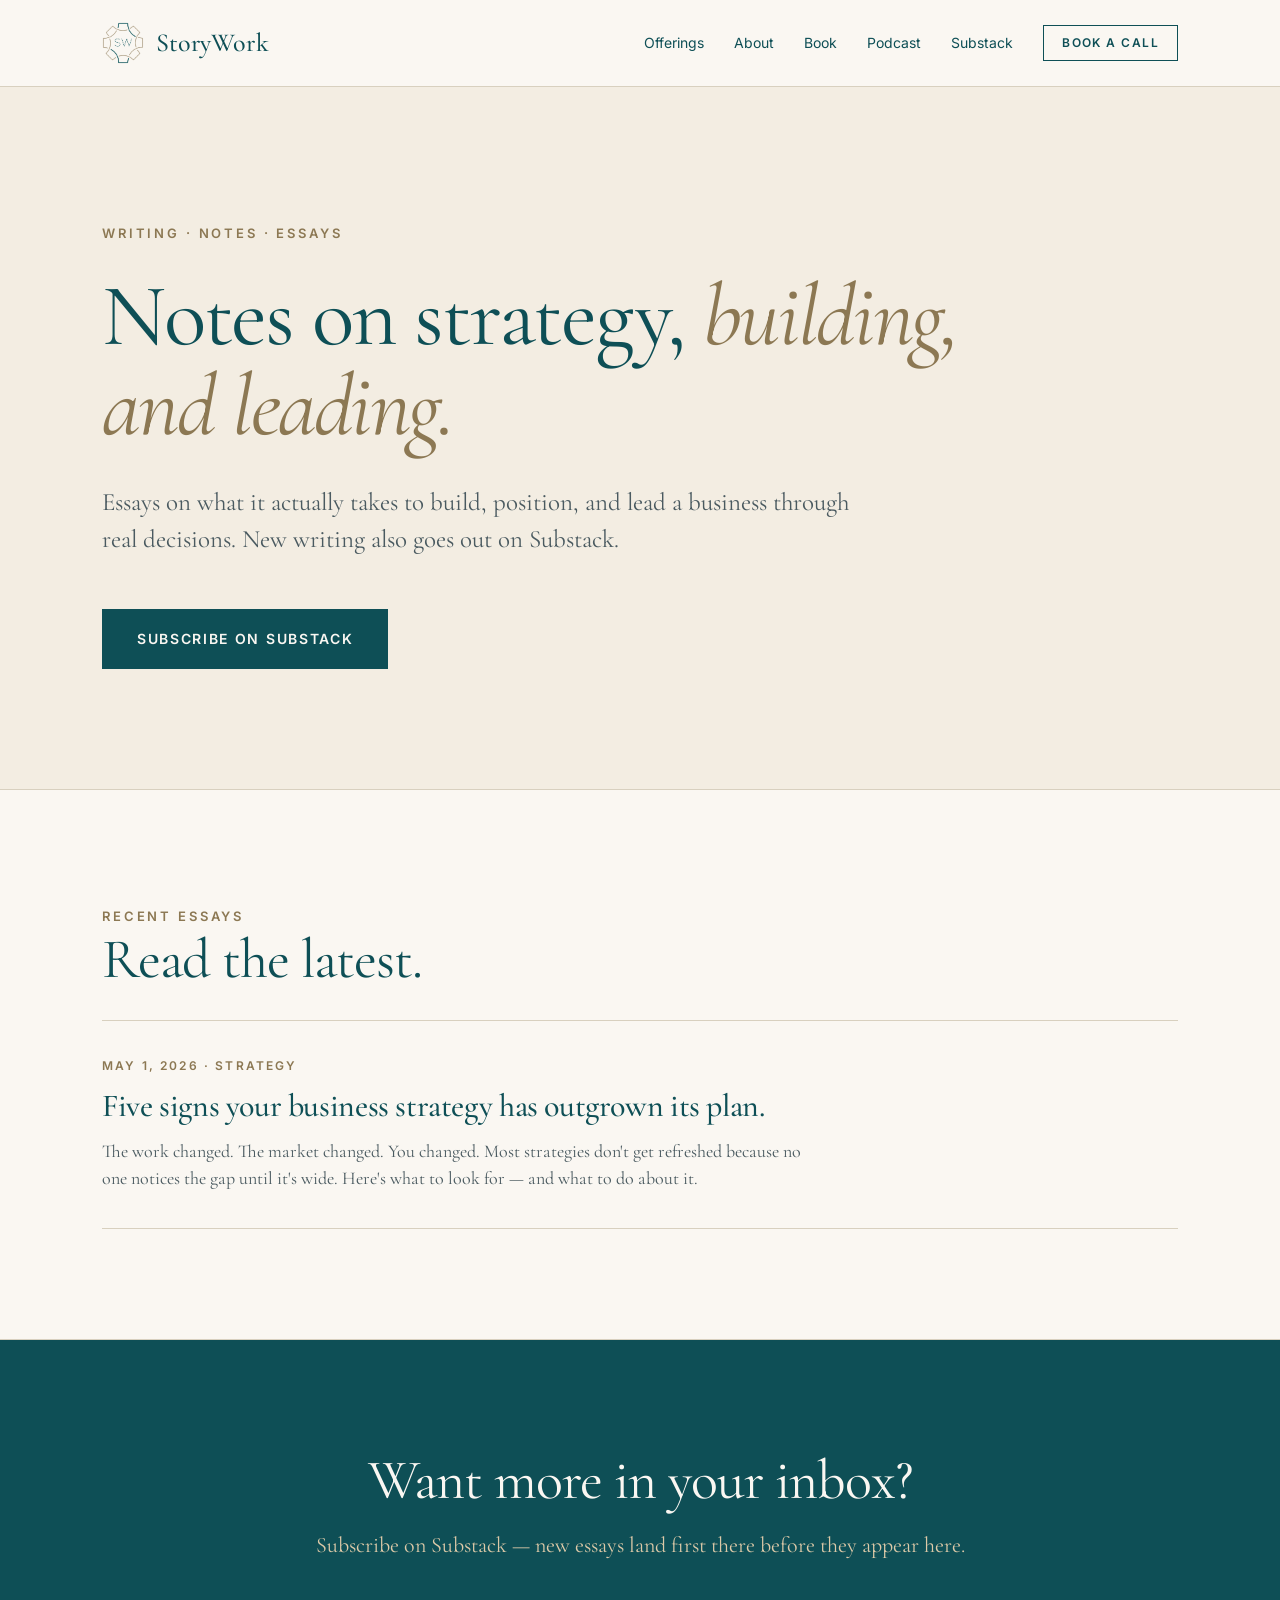
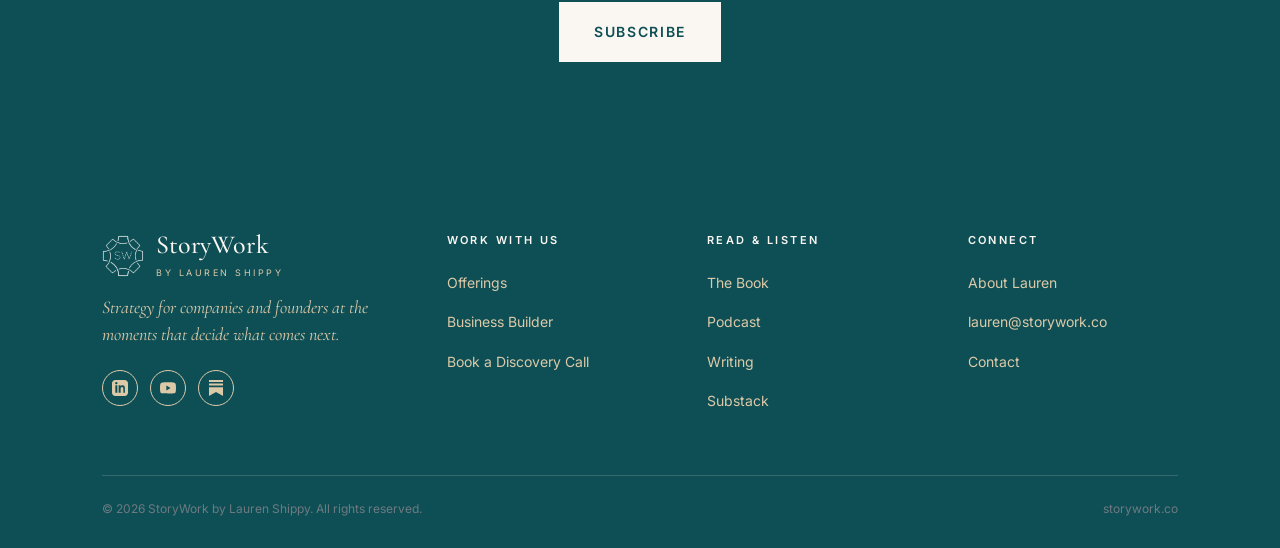
<file: writing/index.html>
<!DOCTYPE html>
<html lang="en">
<head>
  <meta charset="UTF-8">
  <meta name="viewport" content="width=device-width, initial-scale=1.0">

  <title>Writing — Lauren Shippy | StoryWork</title>
  <meta name="description" content="Essays on strategy, building from zero, and leading through inflection points. From Lauren Shippy, founder of StoryWork.">
  <meta name="author" content="Lauren Shippy">

  <meta property="og:type" content="website">
  <meta property="og:url" content="https://storywork.co/writing">
  <meta property="og:title" content="Writing — Lauren Shippy | StoryWork">
  <meta property="og:description" content="Essays on strategy, building from zero, and leading through inflection points.">
  <meta property="og:image" content="https://storywork.co/assets/og-image.png">

  <link rel="canonical" href="https://storywork.co/writing">
  <link rel="icon" type="image/png" href="../assets/logo.png">

  <link rel="preconnect" href="https://fonts.googleapis.com">
  <link rel="preconnect" href="https://fonts.gstatic.com" crossorigin>
  <link href="https://fonts.googleapis.com/css2?family=Cormorant+Garamond:ital,wght@0,400;0,500;0,600;1,400;1,500&family=Inter:wght@400;500;600&display=swap" rel="stylesheet">

  <link rel="stylesheet" href="../styles/shared.css">

  <script type="application/ld+json">
  {
    "@context": "https://schema.org",
    "@type": "Blog",
    "name": "Writing — Lauren Shippy",
    "url": "https://storywork.co/writing",
    "description": "Essays on strategy, building from zero, and leading through inflection points.",
    "author": {
      "@type": "Person",
      "name": "Lauren Shippy",
      "url": "https://storywork.co/"
    },
    "publisher": {
      "@type": "Organization",
      "name": "StoryWork",
      "url": "https://storywork.co/"
    }
  }
  </script>
</head>
<body>

  <!-- =================== NAV =================== -->
  <nav class="top">
    <div class="container">
      <a href="../" class="logo" aria-label="StoryWork home">
        <img src="../assets/logo.png" alt="StoryWork" class="logo-svg">
        <span class="logo-words">StoryWork</span>
      </a>
      <button class="nav-hamburger" aria-label="Open menu" aria-expanded="false" aria-controls="mobile-menu">
        <span></span><span></span><span></span>
      </button>
      <div class="nav-links" id="mobile-menu">
        <a href="../#offerings">Offerings</a>
        <a href="../#about">About</a>
        <a href="https://www.amazon.com/s?k=Seen+Known+Heard+Lauren+Shippy" target="_blank" rel="noopener">Book</a>
        <a href="https://open.spotify.com/show/5H36eg1iB5NGq4dRXY83zo" target="_blank" rel="noopener">Podcast</a>
        <a href="https://laurenshippy.substack.com" target="_blank" rel="noopener">Substack</a>
        <a href="../#contact" class="nav-cta">Book a Call</a>
      </div>
    </div>
  </nav>

  <!-- =================== HERO =================== -->
  <section class="hero">
    <div class="container">
      <span class="eyebrow">Writing &middot; Notes &middot; Essays</span>
      <h1>Notes on strategy, <em>building, and leading.</em></h1>
      <p class="lead">Essays on what it actually takes to build, position, and lead a business through real decisions. New writing also goes out on Substack.</p>
      <div class="btn-row">
        <a href="https://laurenshippy.substack.com" target="_blank" rel="noopener" class="btn">Subscribe on Substack</a>
      </div>
    </div>
  </section>

  <!-- =================== POSTS LIST =================== -->
  <section>
    <div class="container">
      <span class="eyebrow">Recent essays</span>
      <h2>Read the latest.</h2>

      <div class="blog-list">
        <!--
          ============================================================
          POST CARDS — copy a card below and fill in for each new post.
          Each card links to /writing/[slug]/ — the slug must match the
          folder name in /writing/.
          ============================================================
        -->
        <a class="blog-card" href="five-signs-strategy-needs-refresh/">
          <div class="post-meta">May 1, 2026 &middot; Strategy</div>
          <h3>Five signs your business strategy has outgrown its plan.</h3>
          <p>The work changed. The market changed. You changed. Most strategies don't get refreshed because no one notices the gap until it's wide. Here's what to look for — and what to do about it.</p>
        </a>

        <!-- Add new blog cards above this comment -->
      </div>
    </div>
  </section>

  <!-- =================== CTA =================== -->
  <section class="cta">
    <div class="container">
      <h2>Want more in your inbox?</h2>
      <p class="section-lead">Subscribe on Substack — new essays land first there before they appear here.</p>
      <a href="https://laurenshippy.substack.com" target="_blank" rel="noopener" class="btn">Subscribe</a>
    </div>
  </section>

  <!-- =================== FOOTER =================== -->
  <footer>
    <div class="container">
      <div class="footer-grid">
        <div class="brand">
          <a href="../" class="logo footer-logo" aria-label="StoryWork home">
            <img src="../assets/logo.png" alt="StoryWork" class="logo-svg">
            <span>
              <span class="logo-words">StoryWork</span>
              <span class="logo-sub">By Lauren Shippy</span>
            </span>
          </a>
          <p>Strategy for companies and founders at the moments that decide what comes next.</p>
          <div class="socials">
            <a href="https://www.linkedin.com/in/lauren-shippy-42255110/" aria-label="LinkedIn" target="_blank" rel="noopener">
              <svg viewBox="0 0 24 24"><path d="M19 0h-14c-2.76 0-5 2.24-5 5v14c0 2.76 2.24 5 5 5h14c2.76 0 5-2.24 5-5v-14c0-2.76-2.24-5-5-5zm-11 19h-3v-11h3v11zm-1.5-12.5c-.97 0-1.75-.78-1.75-1.75s.78-1.75 1.75-1.75 1.75.78 1.75 1.75-.78 1.75-1.75 1.75zm13.5 12.5h-3v-5.6c0-1.34-.03-3.06-1.87-3.06-1.87 0-2.16 1.46-2.16 2.96v5.7h-3v-11h2.88v1.5h.04c.4-.76 1.38-1.56 2.84-1.56 3.04 0 3.6 2 3.6 4.6v6.46z"/></svg>
            </a>
<a href="https://www.youtube.com/channel/UCMJyxD6LETJvv2d91opWy7w" aria-label="YouTube" target="_blank" rel="noopener">
              <svg viewBox="0 0 24 24"><path d="M23.498 6.186a3.016 3.016 0 0 0-2.122-2.136C19.505 3.545 12 3.545 12 3.545s-7.505 0-9.377.505A3.017 3.017 0 0 0 .502 6.186C0 8.07 0 12 0 12s0 3.93.502 5.814a3.016 3.016 0 0 0 2.122 2.136c1.871.505 9.376.505 9.376.505s7.505 0 9.377-.505a3.015 3.015 0 0 0 2.122-2.136C24 15.93 24 12 24 12s0-3.93-.502-5.814zM9.545 15.568V8.432L15.818 12l-6.273 3.568z"/></svg>
            </a>
            <a href="https://laurenshippy.substack.com" aria-label="Substack" target="_blank" rel="noopener">
              <svg viewBox="0 0 24 24"><path d="M22.539 8.242H1.46V5.406h21.08v2.836zM1.46 10.812V24L12 18.11 22.54 24V10.812H1.46zM22.54 0H1.46v2.836h21.08V0z"/></svg>
            </a>
          </div>
        </div>

        <div>
          <h5>Work With Us</h5>
          <ul>
            <li><a href="../#offerings">Offerings</a></li>
            <li><a href="../businessbuilders/">Business Builder</a></li>
            <li><a href="../#contact">Book a Discovery Call</a></li>
          </ul>
        </div>

        <div>
          <h5>Read &amp; Listen</h5>
          <ul>
            <li><a href="https://www.amazon.com/s?k=Seen+Known+Heard+Lauren+Shippy" target="_blank" rel="noopener">The Book</a></li>
            <li><a href="https://open.spotify.com/show/5H36eg1iB5NGq4dRXY83zo" target="_blank" rel="noopener">Podcast</a></li>
            <li><a href="./">Writing</a></li>
            <li><a href="https://laurenshippy.substack.com" target="_blank" rel="noopener">Substack</a></li>
          </ul>
        </div>

        <div>
          <h5>Connect</h5>
          <ul>
            <li><a href="../#about">About Lauren</a></li>
            <li><a href="mailto:lauren@storywork.co">lauren@storywork.co</a></li>
            <li><a href="../#contact">Contact</a></li>
          </ul>
        </div>
      </div>

      <div class="copyright">
        <span>&copy; <span id="year"></span> StoryWork by Lauren Shippy. All rights reserved.</span>
        <span>storywork.co</span>
      </div>
    </div>
  </footer>

  <script>
    document.getElementById('year').textContent = new Date().getFullYear();
    (function() {
      const btn = document.querySelector('.nav-hamburger');
      const menu = document.getElementById('mobile-menu');
      if (!btn || !menu) return;
      function setOpen(open) {
        btn.classList.toggle('open', open);
        menu.classList.toggle('open', open);
        btn.setAttribute('aria-expanded', open ? 'true' : 'false');
        btn.setAttribute('aria-label', open ? 'Close menu' : 'Open menu');
        document.body.style.overflow = open ? 'hidden' : '';
      }
      btn.addEventListener('click', function() { setOpen(!menu.classList.contains('open')); });
      menu.querySelectorAll('a').forEach(function(a) { a.addEventListener('click', function() { setOpen(false); }); });
      document.addEventListener('keydown', function(e) { if (e.key === 'Escape' && menu.classList.contains('open')) setOpen(false); });
    })();
  </script>
</body>
</html>
</file>
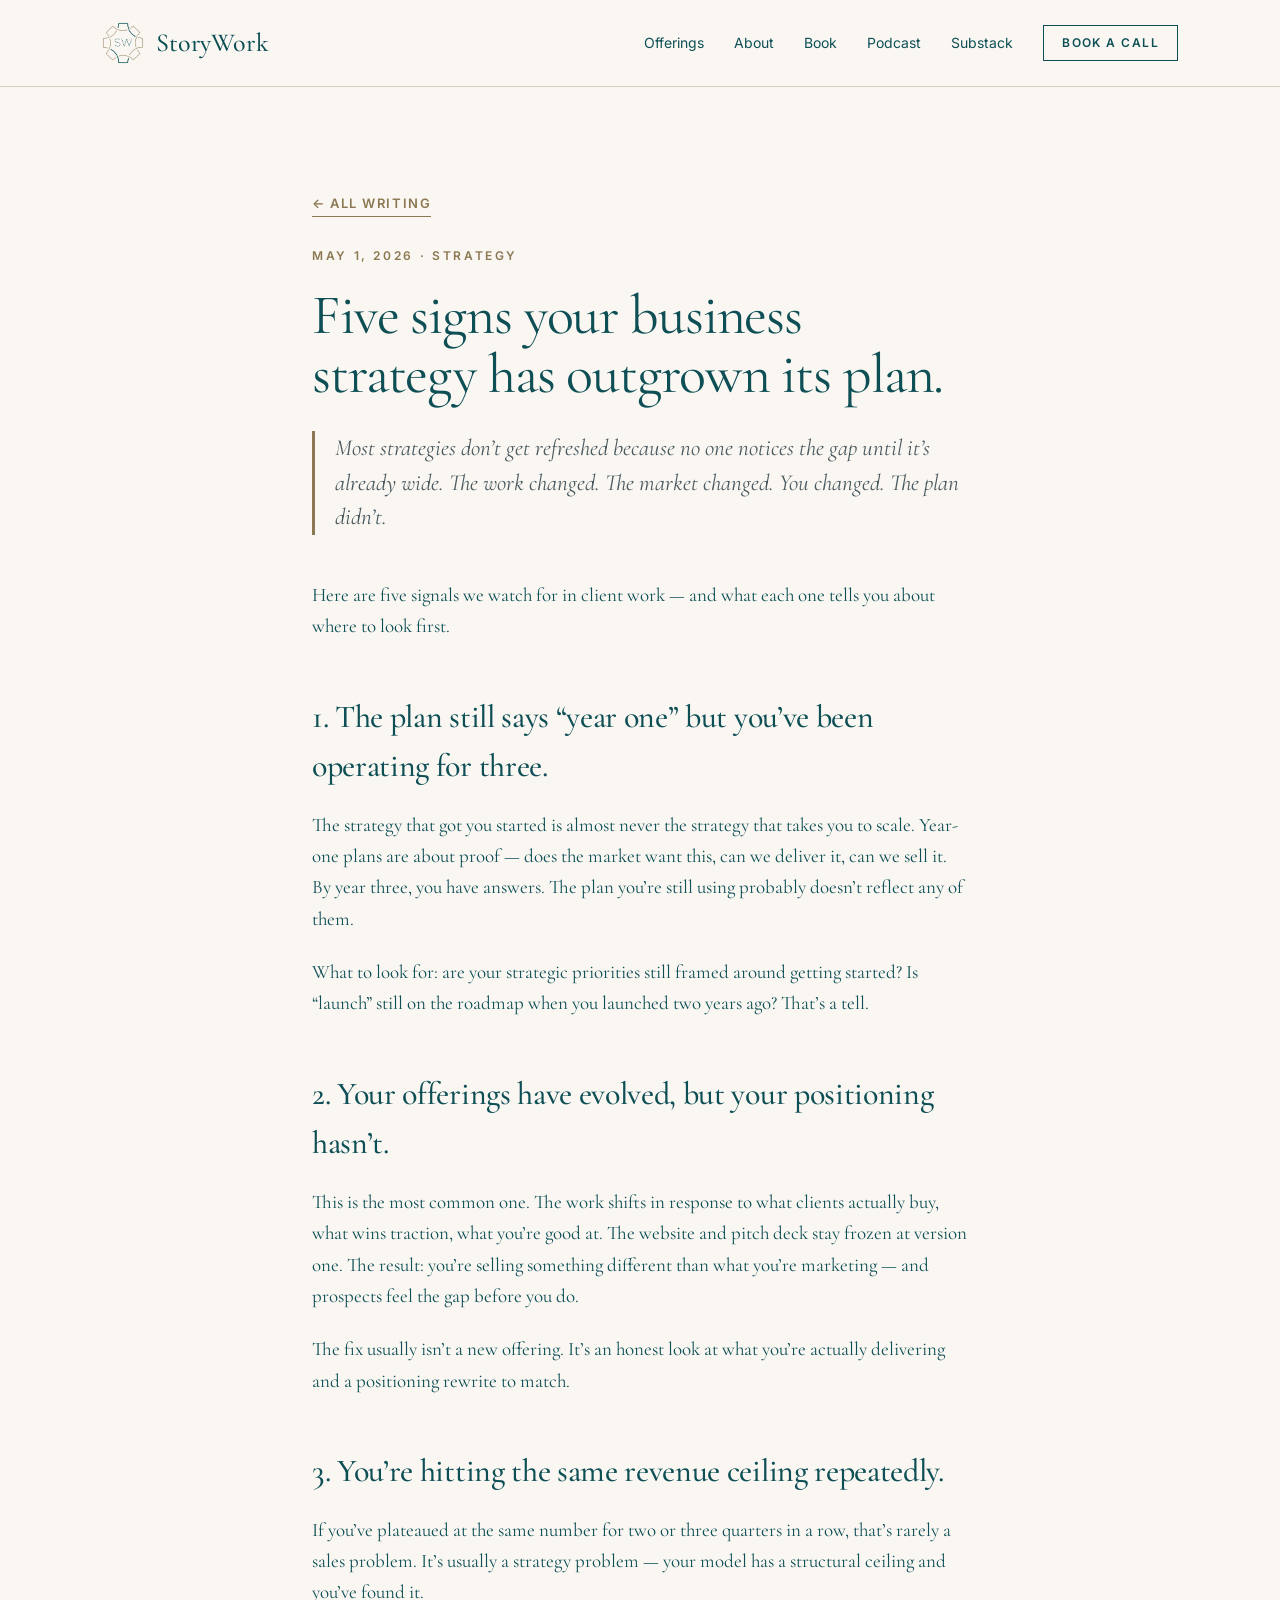
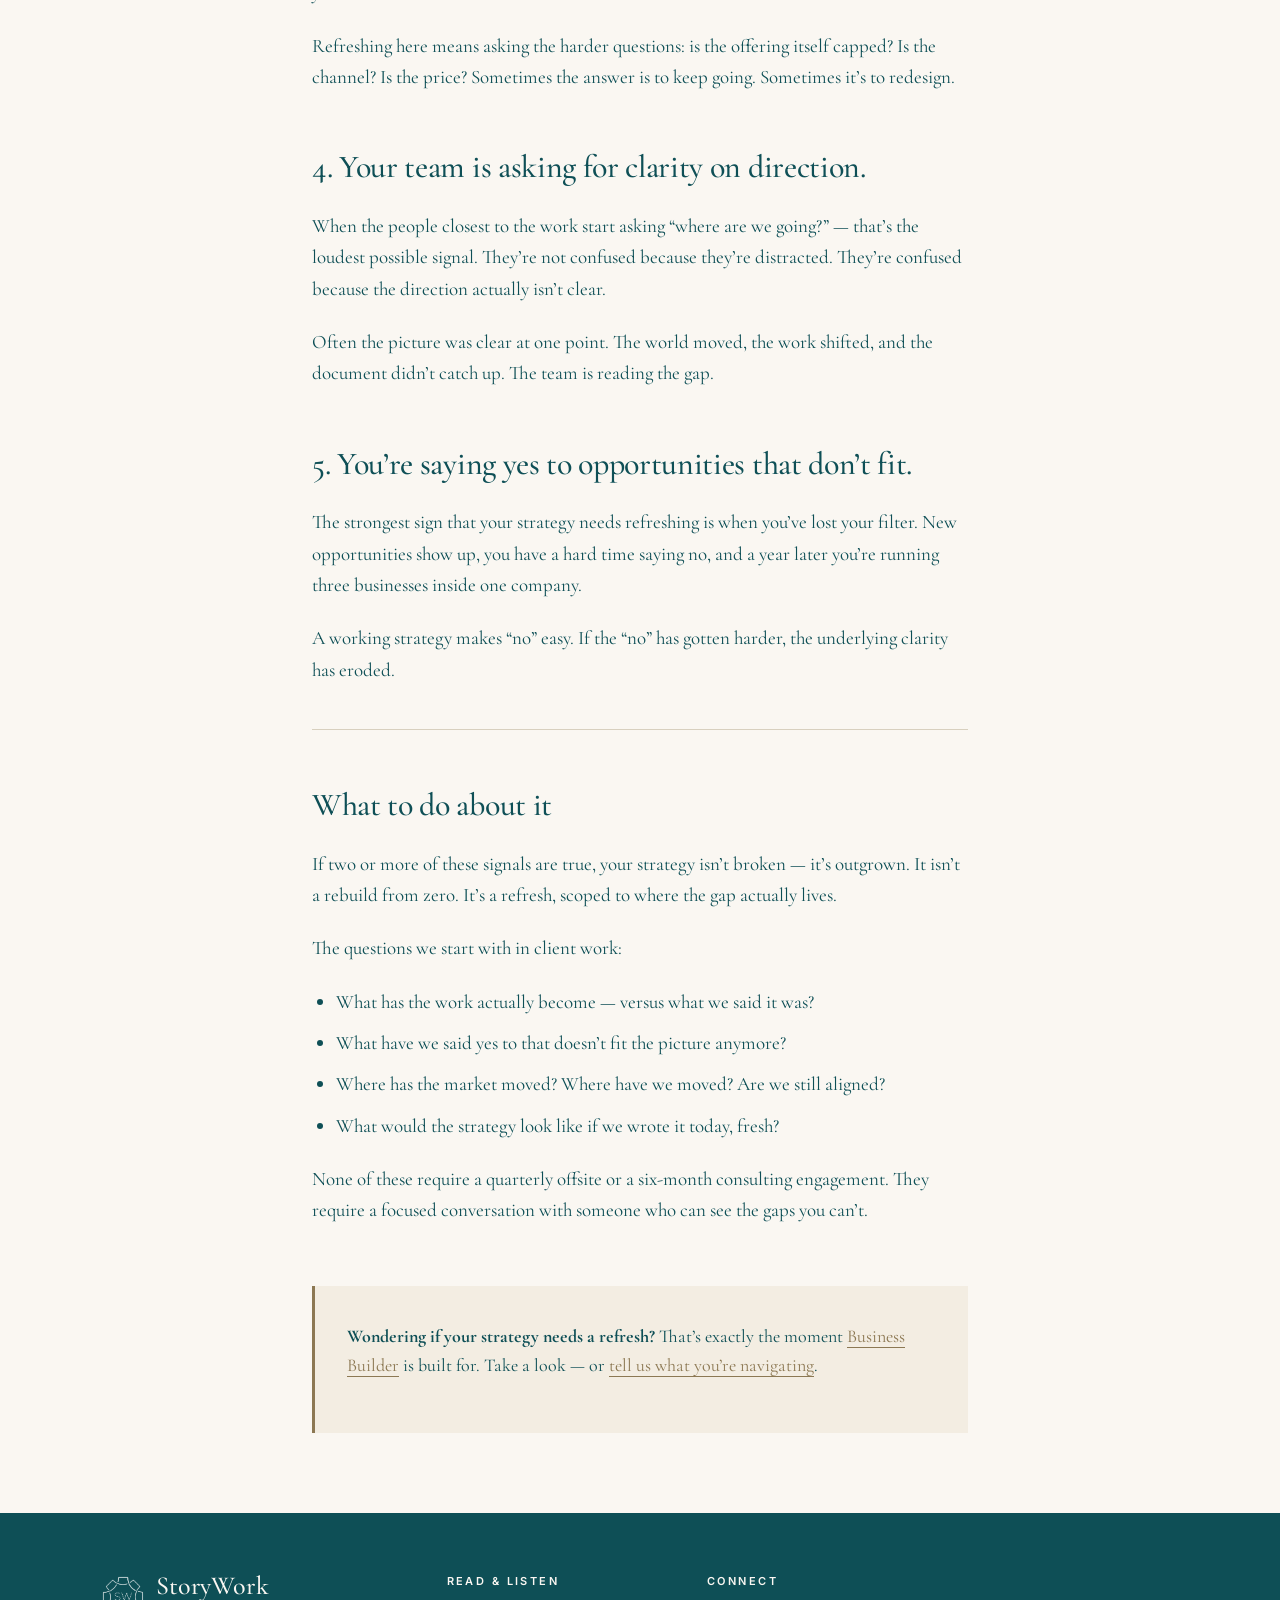
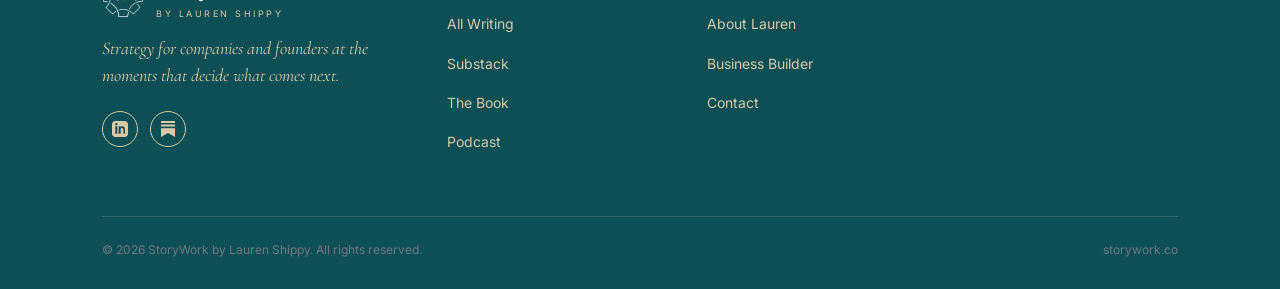
<file: writing/five-signs-strategy-needs-refresh/index.html>
<!DOCTYPE html>
<html lang="en">
<head>
  <meta charset="UTF-8">
  <meta name="viewport" content="width=device-width, initial-scale=1.0">

  <!-- ============================================================
       POST METADATA — update these for each new post
       ============================================================ -->
  <title>Five signs your business strategy has outgrown its plan | StoryWork</title>
  <meta name="description" content="Most strategies don't get refreshed because no one notices the gap until it's wide. Five signals to watch for — and what to do about each.">
  <meta name="author" content="Lauren Shippy">

  <meta property="og:type" content="article">
  <meta property="og:url" content="https://storywork.co/writing/five-signs-strategy-needs-refresh">
  <meta property="og:title" content="Five signs your business strategy has outgrown its plan">
  <meta property="og:description" content="Most strategies don't get refreshed because no one notices the gap until it's wide. Five signals to watch for — and what to do about each.">
  <meta property="og:image" content="https://storywork.co/assets/og-image.png">
  <meta property="article:published_time" content="2026-05-01">
  <meta property="article:author" content="Lauren Shippy">

  <link rel="canonical" href="https://storywork.co/writing/five-signs-strategy-needs-refresh">
  <link rel="icon" type="image/png" href="../../assets/logo.png">

  <link rel="preconnect" href="https://fonts.googleapis.com">
  <link rel="preconnect" href="https://fonts.gstatic.com" crossorigin>
  <link href="https://fonts.googleapis.com/css2?family=Cormorant+Garamond:ital,wght@0,400;0,500;0,600;1,400;1,500&family=Inter:wght@400;500;600&display=swap" rel="stylesheet">

  <link rel="stylesheet" href="../../styles/shared.css">

  <!-- ============================================================
       SCHEMA.ORG STRUCTURED DATA — BlogPosting + Speakable
       Update headline, description, datePublished for each post.
       ============================================================ -->
  <script type="application/ld+json">
  {
    "@context": "https://schema.org",
    "@type": "BlogPosting",
    "headline": "Five signs your business strategy has outgrown its plan",
    "description": "Most strategies don't get refreshed because no one notices the gap until it's wide. Five signals to watch for — and what to do about each.",
    "image": "https://storywork.co/assets/og-image.png",
    "datePublished": "2026-05-01",
    "dateModified": "2026-05-01",
    "author": {
      "@type": "Person",
      "name": "Lauren Shippy",
      "url": "https://storywork.co/"
    },
    "publisher": {
      "@type": "Organization",
      "name": "StoryWork",
      "logo": {
        "@type": "ImageObject",
        "url": "https://storywork.co/assets/logo.png"
      }
    },
    "mainEntityOfPage": {
      "@type": "WebPage",
      "@id": "https://storywork.co/writing/five-signs-strategy-needs-refresh"
    },
    "speakable": {
      "@type": "SpeakableSpecification",
      "cssSelector": [".post-article h1", ".post-article .lead", ".post-article h2"]
    }
  }
  </script>
</head>
<body>

  <!-- =================== NAV =================== -->
  <nav class="top">
    <div class="container">
      <a href="../../" class="logo" aria-label="StoryWork home">
        <img src="../../assets/logo.png" alt="StoryWork" class="logo-svg">
        <span class="logo-words">StoryWork</span>
      </a>
      <button class="nav-hamburger" aria-label="Open menu" aria-expanded="false" aria-controls="mobile-menu">
        <span></span><span></span><span></span>
      </button>
      <div class="nav-links" id="mobile-menu">
        <a href="../../#offerings">Offerings</a>
        <a href="../../#about">About</a>
        <a href="https://www.amazon.com/s?k=Seen+Known+Heard+Lauren+Shippy" target="_blank" rel="noopener">Book</a>
        <a href="https://open.spotify.com/show/5H36eg1iB5NGq4dRXY83zo" target="_blank" rel="noopener">Podcast</a>
        <a href="https://laurenshippy.substack.com" target="_blank" rel="noopener">Substack</a>
        <a href="../../#contact" class="nav-cta">Book a Call</a>
      </div>
    </div>
  </nav>

  <!-- =================== ARTICLE =================== -->
  <article class="post-article">
    <a href="../" class="post-back">&larr; All writing</a>

    <div class="post-meta">May 1, 2026 &middot; Strategy</div>

    <h1>Five signs your business strategy has outgrown its plan.</h1>

    <p class="lead">Most strategies don&rsquo;t get refreshed because no one notices the gap until it&rsquo;s already wide. The work changed. The market changed. You changed. The plan didn&rsquo;t.</p>

    <p>Here are five signals we watch for in client work — and what each one tells you about where to look first.</p>

    <h2>1. The plan still says &ldquo;year one&rdquo; but you&rsquo;ve been operating for three.</h2>

    <p>The strategy that got you started is almost never the strategy that takes you to scale. Year-one plans are about proof — does the market want this, can we deliver it, can we sell it. By year three, you have answers. The plan you&rsquo;re still using probably doesn&rsquo;t reflect any of them.</p>

    <p>What to look for: are your strategic priorities still framed around getting started? Is &ldquo;launch&rdquo; still on the roadmap when you launched two years ago? That&rsquo;s a tell.</p>

    <h2>2. Your offerings have evolved, but your positioning hasn&rsquo;t.</h2>

    <p>This is the most common one. The work shifts in response to what clients actually buy, what wins traction, what you&rsquo;re good at. The website and pitch deck stay frozen at version one. The result: you&rsquo;re selling something different than what you&rsquo;re marketing — and prospects feel the gap before you do.</p>

    <p>The fix usually isn&rsquo;t a new offering. It&rsquo;s an honest look at what you&rsquo;re actually delivering and a positioning rewrite to match.</p>

    <h2>3. You&rsquo;re hitting the same revenue ceiling repeatedly.</h2>

    <p>If you&rsquo;ve plateaued at the same number for two or three quarters in a row, that&rsquo;s rarely a sales problem. It&rsquo;s usually a strategy problem — your model has a structural ceiling and you&rsquo;ve found it.</p>

    <p>Refreshing here means asking the harder questions: is the offering itself capped? Is the channel? Is the price? Sometimes the answer is to keep going. Sometimes it&rsquo;s to redesign.</p>

    <h2>4. Your team is asking for clarity on direction.</h2>

    <p>When the people closest to the work start asking &ldquo;where are we going?&rdquo; — that&rsquo;s the loudest possible signal. They&rsquo;re not confused because they&rsquo;re distracted. They&rsquo;re confused because the direction actually isn&rsquo;t clear.</p>

    <p>Often the picture was clear at one point. The world moved, the work shifted, and the document didn&rsquo;t catch up. The team is reading the gap.</p>

    <h2>5. You&rsquo;re saying yes to opportunities that don&rsquo;t fit.</h2>

    <p>The strongest sign that your strategy needs refreshing is when you&rsquo;ve lost your filter. New opportunities show up, you have a hard time saying no, and a year later you&rsquo;re running three businesses inside one company.</p>

    <p>A working strategy makes &ldquo;no&rdquo; easy. If the &ldquo;no&rdquo; has gotten harder, the underlying clarity has eroded.</p>

    <hr>

    <h2>What to do about it</h2>

    <p>If two or more of these signals are true, your strategy isn&rsquo;t broken — it&rsquo;s outgrown. It isn&rsquo;t a rebuild from zero. It&rsquo;s a refresh, scoped to where the gap actually lives.</p>

    <p>The questions we start with in client work:</p>

    <ul>
      <li>What has the work actually become — versus what we said it was?</li>
      <li>What have we said yes to that doesn&rsquo;t fit the picture anymore?</li>
      <li>Where has the market moved? Where have we moved? Are we still aligned?</li>
      <li>What would the strategy look like if we wrote it today, fresh?</li>
    </ul>

    <p>None of these require a quarterly offsite or a six-month consulting engagement. They require a focused conversation with someone who can see the gaps you can&rsquo;t.</p>

    <div class="post-cta">
      <p><strong>Wondering if your strategy needs a refresh?</strong> That&rsquo;s exactly the moment <a href="../../businessbuilders/">Business Builder</a> is built for. Take a look — or <a href="../../#contact">tell us what you&rsquo;re navigating</a>.</p>
    </div>
  </article>

  <!-- =================== FOOTER =================== -->
  <footer>
    <div class="container">
      <div class="footer-grid">
        <div class="brand">
          <a href="../../" class="logo footer-logo" aria-label="StoryWork home">
            <img src="../../assets/logo.png" alt="StoryWork" class="logo-svg">
            <span>
              <span class="logo-words">StoryWork</span>
              <span class="logo-sub">By Lauren Shippy</span>
            </span>
          </a>
          <p>Strategy for companies and founders at the moments that decide what comes next.</p>
          <div class="socials">
            <a href="https://www.linkedin.com/in/lauren-shippy-42255110/" aria-label="LinkedIn" target="_blank" rel="noopener">
              <svg viewBox="0 0 24 24"><path d="M19 0h-14c-2.76 0-5 2.24-5 5v14c0 2.76 2.24 5 5 5h14c2.76 0 5-2.24 5-5v-14c0-2.76-2.24-5-5-5zm-11 19h-3v-11h3v11zm-1.5-12.5c-.97 0-1.75-.78-1.75-1.75s.78-1.75 1.75-1.75 1.75.78 1.75 1.75-.78 1.75-1.75 1.75zm13.5 12.5h-3v-5.6c0-1.34-.03-3.06-1.87-3.06-1.87 0-2.16 1.46-2.16 2.96v5.7h-3v-11h2.88v1.5h.04c.4-.76 1.38-1.56 2.84-1.56 3.04 0 3.6 2 3.6 4.6v6.46z"/></svg>
            </a>
<a href="https://laurenshippy.substack.com" aria-label="Substack" target="_blank" rel="noopener">
              <svg viewBox="0 0 24 24"><path d="M22.539 8.242H1.46V5.406h21.08v2.836zM1.46 10.812V24L12 18.11 22.54 24V10.812H1.46zM22.54 0H1.46v2.836h21.08V0z"/></svg>
            </a>
          </div>
        </div>

        <div>
          <h5>Read &amp; Listen</h5>
          <ul>
            <li><a href="../">All Writing</a></li>
            <li><a href="https://laurenshippy.substack.com" target="_blank" rel="noopener">Substack</a></li>
            <li><a href="https://www.amazon.com/s?k=Seen+Known+Heard+Lauren+Shippy" target="_blank" rel="noopener">The Book</a></li>
            <li><a href="https://open.spotify.com/show/5H36eg1iB5NGq4dRXY83zo" target="_blank" rel="noopener">Podcast</a></li>
          </ul>
        </div>

        <div>
          <h5>Connect</h5>
          <ul>
            <li><a href="../../#about">About Lauren</a></li>
            <li><a href="../../businessbuilders/">Business Builder</a></li>
            <li><a href="../../#contact">Contact</a></li>
          </ul>
        </div>
      </div>

      <div class="copyright">
        <span>&copy; <span id="year"></span> StoryWork by Lauren Shippy. All rights reserved.</span>
        <span>storywork.co</span>
      </div>
    </div>
  </footer>

  <script>
    document.getElementById('year').textContent = new Date().getFullYear();
    (function() {
      const btn = document.querySelector('.nav-hamburger');
      const menu = document.getElementById('mobile-menu');
      if (!btn || !menu) return;
      function setOpen(open) {
        btn.classList.toggle('open', open);
        menu.classList.toggle('open', open);
        btn.setAttribute('aria-expanded', open ? 'true' : 'false');
        btn.setAttribute('aria-label', open ? 'Close menu' : 'Open menu');
        document.body.style.overflow = open ? 'hidden' : '';
      }
      btn.addEventListener('click', function() { setOpen(!menu.classList.contains('open')); });
      menu.querySelectorAll('a').forEach(function(a) { a.addEventListener('click', function() { setOpen(false); }); });
      document.addEventListener('keydown', function(e) { if (e.key === 'Escape' && menu.classList.contains('open')) setOpen(false); });
    })();
  </script>
</body>
</html>
</file>
<file: styles/shared.css>
/* =================================================================
   StoryWork — shared stylesheet
   Used by index.html (homepage) and /businessbuilders/index.html
   ================================================================= */

/* ============================================================
   PALETTE — pulled from the StoryWork logo
   Deep teal + warm tan + warm cream
   SWAP NOTE: refine these hex values once exact brand colors confirmed
   ============================================================ */
:root {
  --ink:         #0e4f56;   /* deep teal (logo SW) — primary text */
  --ink-soft:    #4a5a60;   /* secondary text */
  --ink-mute:    #6e7a80;   /* tertiary text / metadata */
  --paper:       #faf7f2;   /* warm cream — primary background */
  --paper-warm:  #f3ede2;   /* warm cream tinted — secondary bg */
  --accent:      #8c7853;   /* deeper brass — accent text, eyebrow */
  --accent-light:#a89373;   /* warm tan (logo star) — decorative */
  --accent-soft: #dcc9a8;   /* sand — soft surfaces, footer text */
  --rule:        #d8d0bf;   /* hairline rule */
}

* { box-sizing: border-box; margin: 0; padding: 0; }

html { scroll-behavior: smooth; }

body {
  font-family: 'Cormorant Garamond', 'Georgia', 'Times New Roman', serif;
  color: var(--ink);
  background: var(--paper);
  line-height: 1.55;
  font-size: 19px;
  -webkit-font-smoothing: antialiased;
  text-rendering: optimizeLegibility;
}

.sans { font-family: 'Inter', -apple-system, 'Helvetica Neue', Arial, sans-serif; }

.container { max-width: 1140px; margin: 0 auto; padding: 0 32px; }

.eyebrow {
  font-family: 'Inter', -apple-system, 'Helvetica Neue', Arial, sans-serif;
  font-size: 13px;
  letter-spacing: 0.22em;
  text-transform: uppercase;
  color: var(--accent);
  font-weight: 600;
}

/* =================== NAV =================== */
nav.top {
  padding: 22px 0;
  border-bottom: 1px solid var(--rule);
  position: sticky;
  top: 0;
  z-index: 50;
  backdrop-filter: blur(6px);
  background: rgba(250, 247, 242, 0.96);
}
nav.top .container {
  display: flex; align-items: center; justify-content: space-between;
}
.logo {
  display: flex; align-items: center; gap: 12px;
  text-decoration: none; color: var(--ink);
}
.logo-svg { width: 42px; height: 42px; flex-shrink: 0; }
.logo-words {
  font-family: 'Cormorant Garamond', 'Georgia', serif;
  font-size: 26px;
  font-weight: 500;
  letter-spacing: -0.005em;
  line-height: 1;
  color: var(--ink);
}
.logo-sub {
  font-family: 'Inter', sans-serif;
  font-size: 9px;
  letter-spacing: 0.28em;
  color: var(--ink-mute);
  text-transform: uppercase;
  margin-top: 5px;
  display: block;
}
.nav-links {
  display: flex; gap: 30px; align-items: center;
  font-family: 'Inter', sans-serif; font-size: 14px;
}
.nav-links a {
  color: var(--ink); text-decoration: none; transition: color .15s;
}
.nav-links a:hover { color: var(--accent); }
.nav-cta {
  border: 1.5px solid var(--ink);
  padding: 8px 18px;
  font-size: 12px !important;
  letter-spacing: 0.12em;
  text-transform: uppercase;
  font-weight: 600;
}
.nav-cta:hover { background: var(--ink); color: var(--paper) !important; }

/* Hamburger — hidden on desktop, revealed on mobile */
.nav-hamburger { display: none; }

/* =================== HERO =================== */
.hero {
  padding: 130px 0 120px;
  background: var(--paper-warm);
  border-bottom: 1px solid var(--rule);
  position: relative;
  overflow: hidden;
}
.hero h1 {
  font-size: 88px;
  line-height: 1.02;
  font-weight: 400;
  letter-spacing: -0.025em;
  margin: 26px 0 32px;
  max-width: 920px;
  color: var(--ink);
}
.hero h1 em { font-style: italic; color: var(--accent); }
.hero .hero-meta {
  font-family: 'Inter', sans-serif;
  font-size: 14px;
  letter-spacing: 0.06em;
  color: var(--accent);
  text-transform: uppercase;
  font-weight: 600;
  margin-bottom: 24px;
  margin-top: -10px;
}
.hero .lead {
  font-size: 25px;
  color: var(--ink-soft);
  max-width: 760px;
  line-height: 1.5;
  margin-bottom: 50px;
  font-weight: 400;
}

/* =================== BUTTONS =================== */
.btn-row { display: flex; gap: 14px; flex-wrap: wrap; }
.btn {
  display: inline-block;
  font-family: 'Inter', -apple-system, sans-serif;
  font-size: 14px;
  letter-spacing: 0.12em;
  text-transform: uppercase;
  font-weight: 600;
  padding: 18px 34px;
  background: var(--ink);
  color: var(--paper);
  text-decoration: none;
  transition: background 0.2s;
  border: 1.5px solid var(--ink);
  cursor: pointer;
}
.btn:hover { background: var(--accent); border-color: var(--accent); }
.btn-ghost { background: transparent; color: var(--ink); }
.btn-ghost:hover { background: var(--ink); color: var(--paper); }

/* =================== SECTIONS =================== */
section {
  padding: 110px 0;
  border-bottom: 1px solid var(--rule);
}
section h2 {
  font-size: 56px;
  line-height: 1.08;
  font-weight: 400;
  letter-spacing: -0.018em;
  margin-bottom: 22px;
  max-width: 880px;
}
section h2 em { font-style: italic; color: var(--accent); }
section .section-lead {
  font-size: 22px;
  color: var(--ink-soft);
  max-width: 760px;
  margin-bottom: 60px;
  line-height: 1.55;
}

/* =================== INTRO BAND =================== */
.intro h2 { max-width: 980px; }
.intro p.body {
  font-size: 22px;
  color: var(--ink-soft);
  line-height: 1.65;
  max-width: 860px;
}

/* =================== OFFERINGS GRID =================== */
.offerings-grid {
  display: grid;
  grid-template-columns: repeat(3, 1fr);
  gap: 0;
  border-top: 1px solid var(--rule);
  border-left: 1px solid var(--rule);
  margin-top: 14px;
}
.offer {
  padding: 44px 32px 38px;
  border-right: 1px solid var(--rule);
  border-bottom: 1px solid var(--rule);
  background: var(--paper);
  display: flex; flex-direction: column;
  transition: background 0.2s;
}
.offer:hover { background: var(--paper-warm); }
.offer .num {
  font-family: 'Inter', sans-serif;
  font-size: 11px;
  letter-spacing: 0.22em;
  color: var(--accent);
  font-weight: 600;
  margin-bottom: 22px;
  display: block;
  text-transform: uppercase;
}
.offer h3 {
  font-size: 34px;
  font-weight: 500;
  line-height: 1.18;
  margin-bottom: 8px;
  letter-spacing: -0.012em;
}
.offer .offer-meta {
  font-family: 'Inter', sans-serif;
  font-size: 13px;
  letter-spacing: 0.06em;
  color: var(--accent);
  text-transform: uppercase;
  font-weight: 600;
  margin-bottom: 18px;
  flex: 0;
  text-wrap: pretty;
}
.offer p {
  font-size: 18px;
  color: var(--ink-soft);
  line-height: 1.55;
  margin-bottom: 28px;
  flex: 1;
}
.offer-link {
  font-family: 'Inter', sans-serif;
  font-size: 12px;
  letter-spacing: 0.14em;
  text-transform: uppercase;
  font-weight: 600;
  color: var(--ink);
  text-decoration: none;
  border-bottom: 1.5px solid var(--ink);
  padding-bottom: 4px;
  align-self: flex-start;
  transition: all .15s;
}
.offer-link:hover { color: var(--accent); border-color: var(--accent); }

/* =================== APPROACH / "HOW I WORK" =================== */
.approach { background: var(--paper-warm); }
.approach-grid {
  display: grid;
  grid-template-columns: 1fr 1fr 1fr;
  gap: 40px;
  margin-top: 30px;
}
.approach-item h4 {
  font-size: 26px;
  font-weight: 500;
  margin-bottom: 14px;
  border-top: 2px solid var(--accent);
  padding-top: 24px;
  letter-spacing: -0.01em;
}
.approach-item p {
  font-size: 18px;
  color: var(--ink-soft);
  line-height: 1.55;
}

/* =================== ABOUT =================== */
.about-grid {
  display: grid;
  grid-template-columns: 1fr 1.35fr;
  gap: 70px;
  align-items: start;
}
.about-photo {
  aspect-ratio: 4/5;
  background: linear-gradient(135deg, var(--accent-soft) 0%, var(--paper-warm) 100%);
  display: flex; align-items: center; justify-content: center;
  color: var(--ink-mute);
  font-family: 'Inter', sans-serif;
  font-size: 11px;
  letter-spacing: 0.2em;
  text-transform: uppercase;
  position: relative;
  overflow: hidden;
}
.about-photo img {
  width: 100%; height: 100%; object-fit: cover;
  display: block;
}
/* removed decorative ring per design feedback */
.about-text p {
  font-size: 20px;
  color: var(--ink-soft);
  margin-bottom: 20px;
  line-height: 1.65;
}
.about-text h2 {
  font-size: 48px;
  margin-bottom: 26px;
}
.credit-row {
  display: flex; gap: 28px;
  margin-top: 32px; padding-top: 26px;
  border-top: 1px solid var(--rule);
  font-family: 'Inter', sans-serif;
  font-size: 13px;
  color: var(--ink-mute);
  flex-wrap: wrap;
}

/* =================== EXTRAS — BOOK / PODCAST =================== */
.extras { background: var(--paper); }
.extras-grid {
  display: grid;
  grid-template-columns: repeat(auto-fit, minmax(240px, 1fr));
  gap: 20px;
  margin-top: 14px;
}
.extra-card {
  background: var(--paper-warm);
  padding: 36px 30px;
  border-radius: 4px;
  display: flex;
  flex-direction: column;
  gap: 22px;
  align-items: flex-start;
  transition: background .2s;
  text-decoration: none;
  color: inherit;
}
.extra-card:hover { background: var(--accent-soft); }
/* Uniform "Beyond the work" thumbnails — same clean rounded square for all four,
   identical on desktop and mobile. */
.extra-thumb {
  flex-shrink: 0;
  width: 120px; height: 120px;
  background: #0c1a1c;
  display: flex; align-items: center; justify-content: center;
  padding: 0;
  border-radius: 14px;
  overflow: hidden;
}
.extra-thumb img {
  width: 100%; height: 100%; object-fit: cover; display: block;
}
/* The Book: show the whole cover, sized down and centered in the tile */
.extra-thumb:not(.podcast):not(.intensive):not(.engine) img {
  width: auto; height: 82%; max-width: 86%;
  object-fit: contain;
}
/* Square artworks (podcast, 10XGen) fill the tile edge-to-edge on the dark tile */
.extra-thumb.podcast,
.extra-thumb.intensive {
  background: #0c1a1c;
  width: 120px; height: 120px;
  padding: 0;
  border-radius: 14px;
}
.extra-thumb.podcast img,
.extra-thumb.intensive img {
  object-fit: cover;
  border-radius: 0;
}
/* Influence Engine: white tile, logo sized down so it sits proportionately */
.extra-thumb.engine {
  background: #ffffff;
  width: 120px; height: 120px;
  padding: 0;
  border-radius: 14px;
}
.extra-thumb.engine img {
  width: 72%; height: 72%;
  object-fit: contain;
  border-radius: 0;
}
.extra-card h4 {
  font-size: 28px;
  font-weight: 500;
  margin-bottom: 8px;
  letter-spacing: -0.01em;
}
.extra-card .label {
  font-family: 'Inter', sans-serif;
  font-size: 12px;
  letter-spacing: 0.2em;
  text-transform: uppercase;
  color: var(--accent);
  font-weight: 600;
  margin-bottom: 10px;
  display: block;
}
.extra-card p {
  font-size: 17px;
  color: var(--ink-soft);
  margin-bottom: 16px;
  line-height: 1.55;
}
.extra-link {
  font-family: 'Inter', sans-serif;
  font-size: 12px;
  letter-spacing: 0.12em;
  text-transform: uppercase;
  font-weight: 600;
  color: var(--ink);
  text-decoration: none;
  border-bottom: 1.5px solid var(--ink);
  padding-bottom: 3px;
}
.extra-link:hover { color: var(--accent); border-color: var(--accent); }

/* =================== CTA / CONTACT FORM =================== */
.cta {
  background: var(--ink);
  color: var(--paper);
  text-align: center;
  border-bottom: 0;
}
.cta h2 {
  color: var(--paper);
  margin: 0 auto 18px;
}
.cta h2 em { color: var(--accent-soft); }
.cta .section-lead {
  color: var(--accent-soft);
  margin: 0 auto 40px;
  text-align: center;
}
.cta .btn {
  background: var(--paper);
  color: var(--ink);
  border-color: var(--paper);
}
.cta .btn:hover {
  background: var(--accent-soft);
  border-color: var(--accent-soft);
}

.contact-form {
  max-width: 560px;
  margin: 0 auto;
  text-align: left;
  display: grid;
  gap: 16px;
}
.contact-form label {
  font-family: 'Inter', sans-serif;
  font-size: 11px;
  letter-spacing: 0.18em;
  text-transform: uppercase;
  color: var(--accent-soft);
  font-weight: 600;
  display: block;
  margin-bottom: 6px;
}
.contact-form input,
.contact-form textarea {
  width: 100%;
  background: rgba(250, 247, 242, 0.07);
  border: 1px solid rgba(250, 247, 242, 0.25);
  color: var(--paper);
  font-family: 'Cormorant Garamond', 'Georgia', serif;
  font-size: 18px;
  padding: 14px 18px;
  border-radius: 2px;
  transition: border-color .15s, background .15s;
}
.contact-form input:focus,
.contact-form textarea:focus {
  outline: none;
  border-color: var(--accent-soft);
  background: rgba(250, 247, 242, 0.12);
}
.contact-form textarea { min-height: 130px; resize: vertical; font-family: 'Cormorant Garamond', serif; }
.contact-form .form-row {
  display: grid;
  grid-template-columns: 1fr 1fr;
  gap: 16px;
}
.contact-form .submit-row {
  margin-top: 8px;
  display: flex; justify-content: center;
}
.form-success {
  display: none;
  padding: 28px;
  border: 1px solid var(--accent-soft);
  background: rgba(250, 247, 242, 0.08);
  text-align: center;
  font-family: 'Cormorant Garamond', serif;
  font-size: 20px;
  font-style: italic;
  color: var(--paper);
  border-radius: 2px;
}
.form-success.active { display: block; }

/* =================== FOOTER =================== */
footer {
  background: var(--ink);
  color: var(--accent-soft);
  padding: 60px 0 30px;
}
footer .footer-grid {
  display: grid;
  grid-template-columns: 1.4fr 1fr 1fr 1fr;
  gap: 50px;
  margin-bottom: 50px;
}
footer h5 {
  font-family: 'Inter', sans-serif;
  font-size: 11px;
  letter-spacing: 0.22em;
  text-transform: uppercase;
  color: var(--paper);
  margin-bottom: 18px;
  font-weight: 600;
}
footer ul { list-style: none; }
footer ul li { margin-bottom: 10px; }
footer ul li a {
  color: var(--accent-soft);
  text-decoration: none;
  font-family: 'Inter', sans-serif;
  font-size: 14px;
  transition: color .15s;
}
footer ul li a:hover { color: var(--paper); }
footer .brand p {
  font-family: 'Cormorant Garamond', serif;
  font-style: italic;
  font-size: 18px;
  color: var(--accent-soft);
  line-height: 1.5;
  max-width: 280px;
  margin-top: 14px;
}
.socials {
  display: flex; gap: 12px; margin-top: 22px;
}
.socials a {
  width: 36px; height: 36px;
  border: 1px solid var(--accent-soft);
  border-radius: 50%;
  display: flex; align-items: center; justify-content: center;
  color: var(--accent-soft);
  text-decoration: none;
  transition: all .2s;
}
.socials a:hover { background: var(--accent-soft); color: var(--ink); }
.socials svg { width: 16px; height: 16px; fill: currentColor; }
footer .copyright {
  border-top: 1px solid rgba(217, 212, 197, 0.2);
  padding-top: 24px;
  display: flex;
  justify-content: space-between;
  font-family: 'Inter', sans-serif;
  font-size: 12px;
  color: var(--ink-mute);
  flex-wrap: wrap; gap: 12px;
}
footer .footer-logo .logo-words { color: var(--paper); }
footer .footer-logo .logo-sub { color: var(--accent-soft); }
/* Make the SW logo mark visible against the dark teal footer */
footer .footer-logo .logo-svg { filter: brightness(0) invert(1) opacity(0.92); }

/* =================== BUSINESS BUILDER PAGE EXTRAS =================== */
.who-grid {
  display: grid;
  grid-template-columns: 1fr 1fr;
  gap: 50px;
  margin-top: 30px;
}
.who-card {
  border-top: 2px solid var(--accent);
  padding-top: 26px;
}
.who-card .tag {
  font-family: 'Inter', sans-serif;
  font-size: 11px;
  letter-spacing: 0.18em;
  text-transform: uppercase;
  color: var(--accent);
  font-weight: 600;
  margin-bottom: 18px;
  display: block;
}
.who-card h3 {
  font-size: 30px;
  font-weight: 400;
  margin-bottom: 16px;
  line-height: 1.25;
  letter-spacing: -0.01em;
}
.who-card p {
  color: var(--ink-soft);
  font-size: 19px;
  line-height: 1.55;
}

.scope-grid {
  display: grid;
  grid-template-columns: repeat(2, 1fr);
  gap: 0;
  margin-top: 40px;
  border-top: 1px solid var(--rule);
  border-left: 1px solid var(--rule);
}
.scope-item {
  padding: 28px 24px;
  border-right: 1px solid var(--rule);
  border-bottom: 1px solid var(--rule);
  background: var(--paper);
}
.scope-item .num {
  font-family: 'Inter', sans-serif;
  font-size: 13px;
  color: var(--ink-mute);
  margin-bottom: 8px;
  display: block;
  font-weight: 500;
  letter-spacing: 0.05em;
}
.scope-item h4 {
  font-size: 22px;
  font-weight: 500;
  margin-bottom: 8px;
}
.scope-item p {
  font-size: 17px;
  color: var(--ink-soft);
  line-height: 1.5;
}

.outcomes { background: var(--paper-warm); }
.outcome-list {
  display: grid;
  grid-template-columns: 1fr 1fr;
  gap: 28px 50px;
  margin-top: 30px;
}
.outcome {
  display: flex;
  gap: 18px;
  align-items: flex-start;
}
.outcome .check {
  flex-shrink: 0;
  width: 28px; height: 28px;
  border: 1.5px solid var(--accent);
  border-radius: 50%;
  color: var(--accent);
  display: flex; align-items: center; justify-content: center;
  font-size: 14px;
  font-weight: 700;
  margin-top: 2px;
}
.outcome p {
  font-size: 19px;
  color: var(--ink);
}

/* =================== BLOG INDEX + POSTS =================== */
.blog-list {
  display: grid;
  gap: 0;
  margin-top: 30px;
  border-top: 1px solid var(--rule);
}
.blog-card {
  display: block;
  padding: 36px 0;
  border-bottom: 1px solid var(--rule);
  text-decoration: none;
  color: inherit;
  transition: padding-left .25s;
}
.blog-card:hover { padding-left: 12px; }
.blog-card .post-meta {
  font-family: 'Inter', sans-serif;
  font-size: 12px;
  letter-spacing: 0.18em;
  text-transform: uppercase;
  color: var(--accent);
  font-weight: 600;
  margin-bottom: 12px;
}
.blog-card h3 {
  font-size: 32px;
  font-weight: 500;
  line-height: 1.2;
  margin-bottom: 12px;
  letter-spacing: -0.012em;
  color: var(--ink);
}
.blog-card:hover h3 { color: var(--accent); }
.blog-card p {
  font-size: 18px;
  color: var(--ink-soft);
  line-height: 1.5;
  max-width: 720px;
}

/* Blog post (article) layout */
.post-article {
  max-width: 720px;
  margin: 0 auto;
  padding: 100px 32px 80px;
}
.post-article .post-meta {
  font-family: 'Inter', sans-serif;
  font-size: 12px;
  letter-spacing: 0.22em;
  text-transform: uppercase;
  color: var(--accent);
  font-weight: 600;
  margin-bottom: 20px;
}
.post-article h1 {
  font-size: 56px;
  line-height: 1.05;
  font-weight: 400;
  letter-spacing: -0.02em;
  margin-bottom: 28px;
  color: var(--ink);
}
.post-article .lead {
  font-size: 23px;
  color: var(--ink-soft);
  line-height: 1.5;
  margin-bottom: 44px;
  font-style: italic;
  border-left: 3px solid var(--accent);
  padding-left: 20px;
}
.post-article h2 {
  font-size: 32px;
  font-weight: 500;
  margin-top: 50px;
  margin-bottom: 18px;
  color: var(--ink);
  letter-spacing: -0.01em;
}
.post-article h3 {
  font-size: 24px;
  font-weight: 500;
  margin-top: 36px;
  margin-bottom: 14px;
  color: var(--ink);
}
.post-article p {
  font-size: 19px;
  line-height: 1.65;
  margin-bottom: 22px;
  color: var(--ink);
}
.post-article ul, .post-article ol {
  margin-bottom: 22px;
  padding-left: 24px;
}
.post-article li {
  font-size: 19px;
  line-height: 1.65;
  margin-bottom: 10px;
  color: var(--ink);
}
.post-article a {
  color: var(--accent);
  text-decoration: none;
  border-bottom: 1px solid var(--accent);
}
.post-article a:hover { color: var(--ink); border-color: var(--ink); }
.post-article blockquote {
  margin: 32px 0;
  padding: 4px 28px;
  border-left: 3px solid var(--accent-light);
  font-style: italic;
  color: var(--ink-soft);
  font-size: 20px;
}
.post-article hr {
  border: 0;
  border-top: 1px solid var(--rule);
  margin: 44px 0;
}
.post-back {
  font-family: 'Inter', sans-serif;
  font-size: 13px;
  letter-spacing: 0.12em;
  text-transform: uppercase;
  font-weight: 600;
  color: var(--ink);
  text-decoration: none;
  border-bottom: 1.5px solid var(--ink);
  padding-bottom: 3px;
  margin-bottom: 30px;
  display: inline-block;
}
.post-back:hover { color: var(--accent); border-color: var(--accent); }

.post-cta {
  margin-top: 60px;
  padding: 36px 32px;
  background: var(--paper-warm);
  border-left: 3px solid var(--accent);
}
.post-cta p {
  margin-bottom: 16px;
  font-size: 18px;
}

/* =================== WRITING / SUBSTACK FEED =================== */
.posts-grid {
  display: grid;
  grid-template-columns: repeat(2, 1fr);
  gap: 32px;
  margin-top: 30px;
}
.post-card {
  background: var(--paper);
  border: 1px solid var(--rule);
  padding: 32px 30px;
  display: flex; flex-direction: column;
  text-decoration: none;
  color: inherit;
  transition: background .2s, border-color .2s;
}
.post-card:hover { background: var(--paper-warm); border-color: var(--accent); }
.post-card .post-meta {
  font-family: 'Inter', sans-serif;
  font-size: 11px;
  letter-spacing: 0.18em;
  text-transform: uppercase;
  color: var(--accent);
  font-weight: 600;
  margin-bottom: 14px;
}
.post-card h3 {
  font-size: 26px;
  font-weight: 500;
  line-height: 1.22;
  margin-bottom: 14px;
  letter-spacing: -0.012em;
  color: var(--ink);
}
.post-card p {
  font-size: 16px;
  color: var(--ink-soft);
  line-height: 1.55;
  margin-bottom: 20px;
  flex: 1;
}
.post-card .read-link {
  font-family: 'Inter', sans-serif;
  font-size: 12px;
  letter-spacing: 0.14em;
  text-transform: uppercase;
  font-weight: 600;
  color: var(--ink);
  border-bottom: 1.5px solid var(--ink);
  padding-bottom: 3px;
  align-self: flex-start;
}
.post-card:hover .read-link { color: var(--accent); border-color: var(--accent); }
.posts-loading,
.posts-error {
  text-align: center;
  padding: 60px 20px;
  font-family: 'Cormorant Garamond', serif;
  font-style: italic;
  font-size: 20px;
  color: var(--ink-mute);
}
.subscribe-band {
  margin-top: 60px;
  padding: 50px 32px;
  background: var(--paper-warm);
  text-align: center;
  border: 1px solid var(--rule);
}
.subscribe-band h3 {
  font-size: 30px;
  font-weight: 400;
  margin-bottom: 12px;
  font-style: italic;
  letter-spacing: -0.01em;
}
.subscribe-band h3 em { color: var(--accent); }
.subscribe-band p {
  font-size: 17px;
  color: var(--ink-soft);
  margin-bottom: 24px;
  max-width: 520px;
  margin-left: auto; margin-right: auto;
}

/* =================== RESPONSIVE =================== */

/* Tablet */
@media (max-width: 1024px) {
  .container { padding: 0 28px; }
  .hero h1 { font-size: 64px; }
  .hero .lead { font-size: 22px; }
  section h2 { font-size: 44px; }
  .about-text h2 { font-size: 38px; }
  .offerings-grid { grid-template-columns: 1fr; }
  .about-grid { grid-template-columns: 1fr; gap: 40px; }
  .approach-grid { grid-template-columns: 1fr; gap: 36px; }
}

/* Mobile */
@media (max-width: 720px) {
  body { font-size: 18px; }
  .container { padding: 0 22px; }

  /* Nav: hamburger menu on mobile */
  nav.top { padding: 18px 0; position: relative; z-index: 200; }
  .logo-svg { width: 36px; height: 36px; }
  .logo-words { font-size: 22px; }

  /* Hamburger button */
  .nav-hamburger {
    display: flex;
    flex-direction: column;
    justify-content: space-between;
    width: 26px;
    height: 20px;
    background: none;
    border: none;
    cursor: pointer;
    padding: 0;
    z-index: 210;
    position: relative;
  }
  .nav-hamburger span {
    display: block;
    width: 100%;
    height: 2px;
    background: var(--ink);
    border-radius: 1px;
    transition: transform 0.3s ease, opacity 0.2s ease, background 0.3s ease;
    transform-origin: center;
  }
  .nav-hamburger.open span { background: var(--paper); }
  .nav-hamburger.open span:nth-child(1) { transform: translateY(9px) rotate(45deg); }
  .nav-hamburger.open span:nth-child(2) { opacity: 0; }
  .nav-hamburger.open span:nth-child(3) { transform: translateY(-9px) rotate(-45deg); }

  /* Full-screen mobile menu overlay */
  .nav-links {
    position: fixed;
    top: 0; left: 0; right: 0; bottom: 0;
    background: var(--accent-teal, #0E4F56);
    display: flex !important;
    flex-direction: column;
    justify-content: center;
    align-items: center;
    gap: 28px !important;
    transform: translateX(100%);
    transition: transform 0.4s cubic-bezier(0.4, 0, 0.2, 1);
    z-index: 150;
    padding: 60px 30px;
  }
  .nav-links.open { transform: translateX(0); }
  .nav-links a {
    display: block !important;
    font-family: 'Cormorant Garamond', Georgia, serif;
    font-size: 34px !important;
    font-style: italic;
    color: #FAF7F2 !important;
    letter-spacing: 0;
    text-transform: none;
    text-decoration: none;
    padding: 4px 0;
    opacity: 0;
    transform: translateY(20px);
    transition: opacity 0.4s ease, transform 0.4s ease;
  }
  .nav-links.open a {
    opacity: 1;
    transform: translateY(0);
  }
  .nav-links.open a:nth-child(1) { transition-delay: 0.15s; }
  .nav-links.open a:nth-child(2) { transition-delay: 0.20s; }
  .nav-links.open a:nth-child(3) { transition-delay: 0.25s; }
  .nav-links.open a:nth-child(4) { transition-delay: 0.30s; }
  .nav-links.open a:nth-child(5) { transition-delay: 0.35s; }
  .nav-links.open a:nth-child(6) { transition-delay: 0.40s; }

  .nav-links a.nav-cta {
    font-family: 'Inter', sans-serif;
    font-style: normal;
    font-size: 12px !important;
    font-weight: 600;
    letter-spacing: 0.16em;
    text-transform: uppercase;
    background: #A89373;
    color: #FAF7F2 !important;
    padding: 14px 32px !important;
    border: none;
    margin-top: 20px;
    border-radius: 2px;
  }

  /* Hero */
  .hero { padding: 70px 0 70px; }
  .hero h1 { font-size: 44px; line-height: 1.05; }
  .hero .lead { font-size: 19px; margin-bottom: 36px; }
  .hero .hero-meta {
    font-size: 11px;
    letter-spacing: 0.04em;
    margin-bottom: 20px;
    margin-top: 0;
    line-height: 1.5;
  }
  .btn { padding: 16px 26px; font-size: 13px; width: 100%; text-align: center; }
  .btn-row { flex-direction: column; gap: 12px; width: 100%; }

  /* Sections */
  section { padding: 70px 0; }
  section h2 { font-size: 34px; line-height: 1.12; }
  section .section-lead { font-size: 19px; margin-bottom: 40px; }

  /* Intro */
  .intro p.body { font-size: 19px; }

  /* Offerings */
  .offerings-grid { grid-template-columns: 1fr; }
  .offer { padding: 36px 26px; }
  .offer h3 { font-size: 28px; }
  .offer p { font-size: 17px; }
  .offer .offer-meta {
    font-size: 12px;
    letter-spacing: 0.04em;
    margin-bottom: 16px;
    line-height: 1.4;
  }
  .offer-link { font-size: 11px; letter-spacing: 0.12em; }

  /* About */
  .about-grid { grid-template-columns: 1fr; gap: 30px; }
  .about-text h2 { font-size: 32px; }
  .about-text p { font-size: 18px; }
  .credit-row { gap: 12px; font-size: 12px; }

  /* Extras */
  .extras-grid { grid-template-columns: 1fr; gap: 20px; }
  .extra-card { flex-direction: column; align-items: flex-start; text-align: left; padding: 32px 26px; }
  .extra-card h4 { font-size: 24px; }

  /* Business Builder */
  .who-grid { grid-template-columns: 1fr; gap: 36px; }
  .who-card h3 { font-size: 26px; }
  .scope-grid { grid-template-columns: 1fr; }
  .outcome-list { grid-template-columns: 1fr; gap: 22px; }
  .outcome p { font-size: 18px; }

  /* Approach */
  .approach-grid { grid-template-columns: 1fr; gap: 30px; }
  .approach-item h4 { font-size: 22px; }

  /* Blog */
  .post-article { padding: 60px 24px 60px; }
  .post-article h1 { font-size: 36px; }
  .post-article .lead { font-size: 19px; padding-left: 16px; }
  .post-article h2 { font-size: 26px; }
  .post-article h3 { font-size: 22px; }
  .post-article p, .post-article li { font-size: 18px; }
  .blog-card h3 { font-size: 26px; }
  .blog-card p { font-size: 17px; }

  /* CTA + form */
  .cta { padding: 70px 0 80px; }
  .contact-form .form-row { grid-template-columns: 1fr; }
  .contact-form input, .contact-form textarea { font-size: 17px; }
  .contact-form .submit-row .btn { width: 100%; }

  /* Footer */
  footer { padding: 50px 0 24px; }
  footer .footer-grid { grid-template-columns: 1fr 1fr; gap: 28px; margin-bottom: 36px; }
  footer .brand { grid-column: 1 / -1; }
  footer .brand p { max-width: 100%; }
  footer .copyright { flex-direction: column; align-items: flex-start; gap: 6px; font-size: 11px; }
}

/* Very small phones */
@media (max-width: 400px) {
  .container { padding: 0 18px; }
  .hero h1 { font-size: 38px; }
  section h2 { font-size: 30px; }
  .about-text h2 { font-size: 28px; }
  .offer { padding: 30px 22px; }
  .offer h3 { font-size: 26px; }
  .offer .offer-meta { font-size: 11px; letter-spacing: 0.03em; }
  .hero .hero-meta { font-size: 10px; letter-spacing: 0.03em; }
  footer .footer-grid { grid-template-columns: 1fr; }
}
</file>
